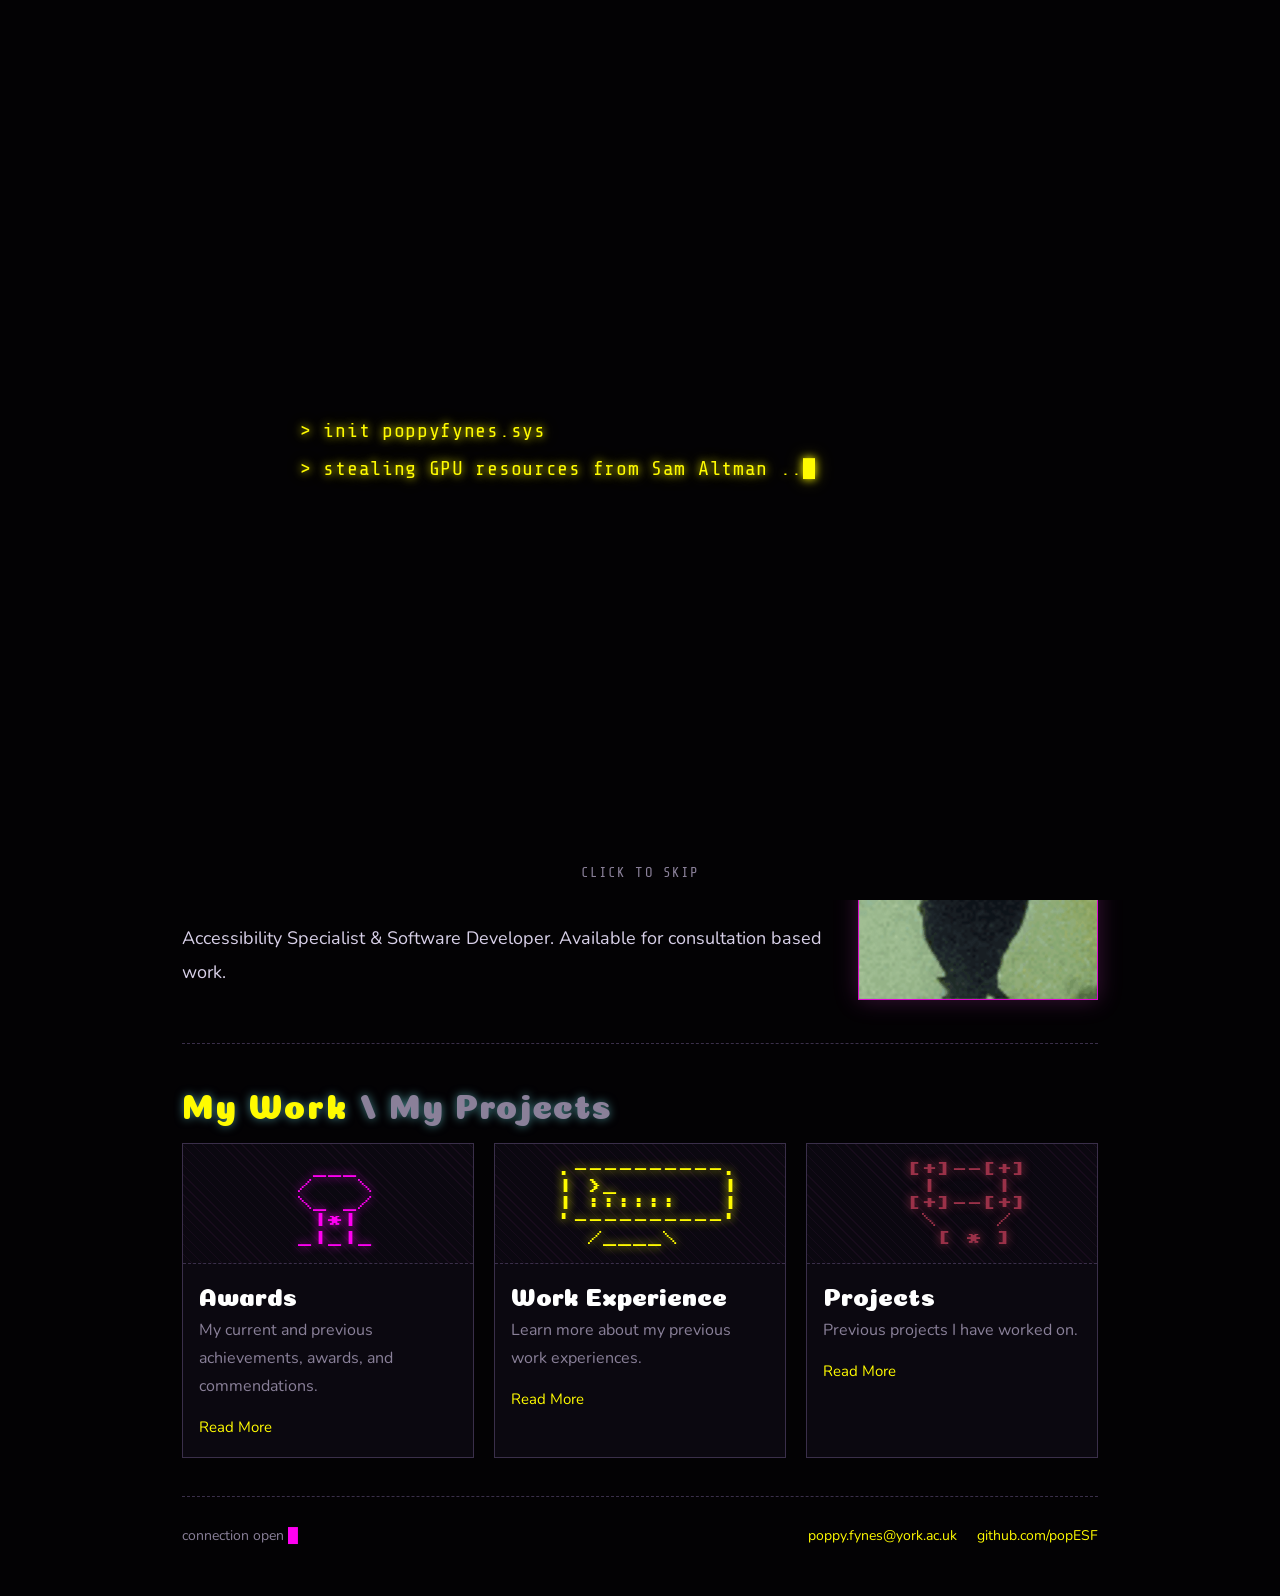
<file: index.html>
<!DOCTYPE html>
<html lang="en">
<head>
<meta charset="utf-8">
<meta name="viewport" content="width=device-width, initial-scale=1, viewport-fit=cover">
<title>Poppy Fynes</title>
<meta name="description" content="Poppy Fynes: Doctoral Researcher in Safe AI at the University of York, working on sign language recognition, accessibility and machine learning.">
<meta name="color-scheme" content="dark">

<link rel="preconnect" href="https://fonts.googleapis.com">
<link rel="preconnect" href="https://fonts.gstatic.com" crossorigin>
<link href="https://fonts.googleapis.com/css2?family=Coiny&family=Nunito:wght@400;500;600;700;800&family=Press+Start+2P&family=Share+Tech+Mono&display=swap" rel="stylesheet">
<style>
:root{
  color-scheme:dark;
  --void:#030204; --panel:#0b0810; --ink:#d8d0e8; --dim:#8a8099;
  --pink:#ff00f2; --ice:#fffb00; --rust:#9a3148;
  --disp: "Coiny", cursive;
  --body: "Nunito", sans-serif;
  --tech: "Share Tech Mono", monospace;
  box-sizing:border-box;
  padding-top:env(safe-area-inset-top,0px);
  padding-bottom:env(safe-area-inset-bottom,0px);
}
*,*::before,*::after{box-sizing:inherit}
html{scroll-padding-top:env(safe-area-inset-top,0px);scroll-behavior:smooth}
body{margin:0;background:var(--void);color:var(--ink);font:400 18px/1.8 var(--body);min-height:100vh;overflow-x:hidden}
a{color:var(--ice);text-decoration:none}
a:hover{color:var(--pink)}
:focus-visible{outline:2px dashed var(--ice);outline-offset:4px}
::selection{background:var(--pink);color:#000}

/* Clean display: removed animated TV grain, scanlines and heavy vignette. */
#stars{position:fixed;inset:0;z-index:0;pointer-events:none;overflow:hidden}

/* ASCII side art: decorative only, kept in the empty page margins */
.side-art{
  position:fixed;top:0;bottom:0;width:clamp(105px, 11vw, 155px);
  z-index:1;pointer-events:none;color:var(--ice);opacity:.78;
  text-shadow:0 0 7px currentColor;overflow:hidden;
}
.side-art.left{left:max(12px, calc(50% - 625px))}
.side-art.right{right:max(12px, calc(50% - 625px));color:var(--pink)}
.side-art pre{
  position:absolute;margin:0;white-space:pre;
  font:9px/1.55 var(--body);opacity:.78;animation:art-float 7s ease-in-out infinite;
}
.side-art .art-a{top:15vh;left:0}
.side-art .art-b{top:43vh;right:0;animation-delay:-2.5s}
.side-art .art-c{top:72vh;left:4px;animation-delay:-4s}
.side-art.right .art-a{top:22vh;right:0}
.side-art.right .art-b{top:52vh;left:0;animation-delay:-3s}
.side-art.right .art-c{top:79vh;right:0;animation-delay:-1.5s}
@keyframes art-float{0%,100%{transform:translateY(0)}50%{transform:translateY(-7px)}}
@media(max-width:1180px){.side-art{display:none}}
.st{position:absolute;color:var(--ink);opacity:.25;text-shadow:0 0 6px currentColor,0 0 14px currentColor;animation:tw var(--d,4s) ease-in-out var(--l,0s) infinite;transition:color .2s,font-size .2s}
.st.p{color:var(--pink)} .st.c{color:var(--ice)}
.st.near{opacity:1!important;animation:none;font-size:calc(var(--s) * 1.8)!important;color:#fff}
@keyframes tw{0%,100%{opacity:.12}50%{opacity:.95}}
.trail{position:fixed;z-index:60;pointer-events:none;color:var(--pink);text-shadow:0 0 8px var(--pink),0 0 18px var(--ice);animation:fall 1s ease-out forwards}
@keyframes fall{to{opacity:0;transform:translateY(26px) rotate(90deg) scale(.4)}}
.side-art pre, .avatar pre, #boot pre, .card .thumb pre{font-family:"Press Start 2P",monospace}

/* layout */
.wrap{position:relative;z-index:2;max-width:960px;margin:0 auto;padding:0 22px 40px}
nav{display:flex;justify-content:space-between;gap:12px;flex-wrap:wrap;padding:20px 0;border-bottom:1px dashed #3a2f4a;font-size:15px}
nav .path{color:var(--dim)} nav .path b{color:var(--pink);font-weight:400}
nav .links{display:flex;gap:20px}
.ticker{overflow:hidden;white-space:nowrap;color:var(--pink);text-shadow:0 0 8px var(--pink);padding:10px 0;border-bottom:1px dashed #3a2f4a;font-size:16px}
.ticker span{display:inline-block;padding-left:100%;animation:mq 38s linear infinite}
@keyframes mq{to{transform:translateX(-100%)}}

/* hero */
.hero{display:grid;grid-template-columns:210px 1fr;gap:34px;align-items:center;padding:56px 0 40px}
.avatar{position:relative;width:210px;height:210px;border:1px solid var(--pink);box-shadow:0 0 22px rgba(255,61,240,.35),inset 0 0 22px rgba(125,249,255,.15);background:var(--panel);overflow:hidden}
.avatar img{width:100%;height:100%;object-fit:cover;filter:grayscale(.6) contrast(1.2);mix-blend-mode:lighten}
.avatar pre{margin:0;position:absolute;inset:0;display:grid;place-items:center;color:var(--ice);font:16px/1.1 var(--body);text-shadow:0 0 8px var(--ice)}
.avatar::after{content:"";position:absolute;left:0;right:0;height:3px;background:var(--ice);opacity:.5;box-shadow:0 0 12px var(--ice);animation:sweep 3.2s linear infinite}
@keyframes sweep{from{top:-4%}to{top:104%}}
.tag{color:var(--ice);font-size:16px;margin:0 0 6px}
h1{font:400 clamp(58px,9vw,100px)/1.05 var(--disp);margin:0 0 18px;position:relative;display:inline-block;color:#fff;text-shadow:0 0 18px rgba(255,61,240,.7),0 0 44px rgba(255,61,240,.35)}
h1::before,h1::after{content:attr(data-t);position:absolute;inset:0;overflow:hidden}
h1::before{color:var(--ice);text-shadow:none;transform:translateX(-3px);clip-path:inset(0 0 100% 0);animation:g1 5s steps(1) infinite}
h1::after{color:var(--pink);text-shadow:none;transform:translateX(3px);clip-path:inset(0 0 100% 0);animation:g2 5s steps(1) infinite}
@keyframes g1{0%,86%,100%{clip-path:inset(0 0 100% 0)}87%{clip-path:inset(12% 0 62% 0)}89%{clip-path:inset(58% 0 18% 0)}91%{clip-path:inset(0 0 100% 0)}}
@keyframes g2{0%,87%,100%{clip-path:inset(0 0 100% 0)}88%{clip-path:inset(40% 0 40% 0)}90%{clip-path:inset(76% 0 4% 0)}92%{clip-path:inset(0 0 100% 0)}}
.lede{max-width:56ch;margin:0 0 22px;color:var(--ink);font-size:19px}
.btn{display:inline-block;border:1px solid var(--pink);padding:11px 18px;color:var(--pink);box-shadow:0 0 12px rgba(255,61,240,.3);transition:background .15s,color .15s;font-size:15px}
.btn:hover{background:var(--pink);color:#000}

/* THE CAT IS ALIVE */
.avatar{z-index:5;will-change:transform;transition:transform 280ms cubic-bezier(.2, .8, .2, 1);cursor:crosshair}
.avatar.cat-scared{filter:drop-shadow(0 0 12px var(--pink))}

/* sections */
h2{font:400 34px/1.2 var(--disp);color:var(--ice);margin:0 0 20px;text-shadow:0 0 10px rgba(125,249,255,.5);letter-spacing:.04em}
h2 i{font-style:normal;color:var(--dim)}
section{padding:38px 0;border-top:1px dashed #3a2f4a}
.about{display:grid;grid-template-columns:minmax(0,1.5fr) minmax(180px,240px);gap:30px;align-items:start}
.about-image{position:relative;cursor:pointer;outline-offset:6px}
.about-image:focus-visible{outline:2px dashed var(--ice)}
.about-photo{width:100%;aspect-ratio:4/5;object-fit:cover;display:block;border:1px solid var(--pink);box-shadow:0 0 22px rgba(255,61,240,.25);background:var(--panel);filter:grayscale(.25) contrast(1.08);transition:transform .18s,box-shadow .18s}
.about-image:hover .about-photo{transform:scale(1.015);box-shadow:0 0 28px rgba(255,0,242,.5)}
.photo-reaction{position:absolute;z-index:4;left:var(--x);top:var(--y);pointer-events:none;color:var(--pink);font:10px/1.2 var(--disp);white-space:nowrap;text-shadow:0 0 7px var(--pink),0 0 14px var(--pink);animation:photo-pop 1.25s ease-out forwards}
.photo-reaction.heart{font:22px/1 var(--body)}
@keyframes photo-pop{0%{opacity:0;transform:translate(-50%,0) scale(.45) rotate(-12deg)}18%{opacity:1;transform:translate(-50%,-10px) scale(1.15) rotate(5deg)}100%{opacity:0;transform:translate(-50%,-75px) scale(.8) rotate(12deg)}}
.about p{margin:0 0 16px;max-width:62ch;font-size:18px;line-height:1.9}
.status{border:1px solid #3a2f4a;background:var(--panel);padding:16px;font-size:15px;align-self:start;position:relative}
.status::before{content:"";position:absolute;left:-1px;top:-1px;width:14px;height:14px;border-left:2px solid var(--pink);border-top:2px solid var(--pink)}
.status::after{content:"";position:absolute;right:-1px;bottom:-1px;width:14px;height:14px;border-right:2px solid var(--ice);border-bottom:2px solid var(--ice)}
.status div{display:flex;justify-content:space-between;gap:10px;padding:3px 0;border-bottom:1px dotted #2b2238}
.status div:last-child{border:0}
.status span{color:var(--dim)}
.on{color:#7dff9a;text-shadow:0 0 8px #7dff9a}
.on::before{content:"● ";animation:bl 1.4s steps(2) infinite}
@keyframes bl{50%{opacity:0}}

.cards{display:grid;grid-template-columns:repeat(3,1fr);gap:20px}
.card{display:block;border:1px solid #3a2f4a;background:var(--panel);color:var(--ink);position:relative;transition:border-color .2s,box-shadow .2s,transform .2s}
.card:hover{border-color:var(--pink);box-shadow:0 0 22px rgba(255,61,240,.35);transform:translate(-2px,-2px);color:var(--ink)}
.card .thumb{height:120px;display:grid;place-items:center;border-bottom:1px dashed #3a2f4a;font:15px/1.15 var(--body);color:var(--pink);text-shadow:0 0 10px var(--pink);background:repeating-linear-gradient(45deg,transparent 0 6px,rgba(255,61,240,.05) 6px 7px)}
.card:nth-child(2) .thumb{color:var(--ice);text-shadow:0 0 10px var(--ice)}
.card:nth-child(3) .thumb{color:var(--rust);text-shadow:0 0 10px var(--rust)}
.card:hover .thumb{animation:wob .25s steps(2) 2}
@keyframes wob{50%{transform:translateX(3px)}}
.card h3{font:400 25px/1.25 var(--disp);margin:14px 16px 6px;color:#fff}
.card p{margin:0 16px 14px;font-size:16px;line-height:1.75;color:var(--dim)}
.card .go{display:block;margin:0 16px 16px;color:var(--ice);font-size:15px}
.card:hover .go::after{content:"_";animation:bl .7s steps(2) infinite}

footer{border-top:1px dashed #3a2f4a;padding:26px 0 8px;display:flex;justify-content:space-between;gap:16px;flex-wrap:wrap;font-size:14px;color:var(--dim)}
footer .row{display:flex;gap:20px}
.cur::after{content:"█";color:var(--pink);animation:bl 1s steps(2) infinite;margin-left:4px}

/* Hacker-style boot screen */
#boot{position:fixed;inset:0;z-index:100;background:var(--void);display:none;align-items:center;justify-content:center;padding:24px;transition:opacity .6s}
.booting #boot{display:flex}
#boot pre{
  margin:0;color:var(--ice);text-shadow:0 0 8px var(--ice),0 0 18px rgba(255,251,0,.35);
  font:20px/1.9 var(--tech);letter-spacing:.035em;white-space:pre-wrap;max-width:680px;width:100%;
}
#boot small{position:absolute;bottom:calc(20px + env(safe-area-inset-bottom,0px));color:var(--dim);font:14px var(--tech);letter-spacing:.08em;text-transform:uppercase}
#boot.out{opacity:0;pointer-events:none}

.cat-caption{color:var(--pink);font-size:14px;text-align:center;letter-spacing:2px;text-shadow:0 0 8px var(--pink);margin:0;animation:bl 1.4s steps(2) infinite}
.cat-heading{color:var(--ice);font:12px var(--tech);text-align:center;letter-spacing:1px;margin:0 0 8px;text-shadow:0 0 8px var(--ice)}

@media(max-width:760px){
  .hero{grid-template-columns:1fr;padding-top:36px}
  .avatar{width:150px;height:150px}
  .about,.cards{grid-template-columns:1fr}
  body{font-size:17px}
  .lede,.about p{font-size:17px}
  h1{font-size:clamp(48px,12vw,76px)}
  nav .links{gap:14px}
  #boot pre{font-size:17px}
}
@media(prefers-reduced-motion:reduce){
  *,*::before,*::after{animation:none!important;transition:none!important}
  .st{opacity:.5}
  .ticker span{padding-left:0}
}

/* Secret controls, themes and space-cat extras */
:root{--line:#3a2f4a;--panel-edge:#3a2f4a}
#secret-tools{position:fixed;z-index:75;top:12px;right:14px;display:flex;align-items:center;gap:9px;flex-wrap:wrap;justify-content:flex-end;max-width:calc(100vw - 28px)}
.secret-btn{font:13px var(--tech);letter-spacing:.04em;color:var(--ice);background:rgba(3,2,4,.88);border:1px solid var(--pink);padding:8px 11px;cursor:pointer;text-shadow:0 0 7px currentColor;box-shadow:0 0 10px rgba(255,0,242,.2)}
.secret-btn:hover{background:var(--pink);color:#000}
#caught-count{font:12px var(--tech);color:var(--ice);background:rgba(3,2,4,.88);border:1px dashed var(--ice);padding:8px 10px}
#game-message{position:fixed;z-index:90;left:50%;bottom:24px;transform:translateX(-50%);max-width:min(90vw,560px);padding:13px 18px;background:var(--panel);border:1px solid var(--pink);color:var(--ice);font:15px/1.5 var(--tech);text-align:center;box-shadow:0 0 22px rgba(255,0,242,.35);opacity:0;pointer-events:none;transition:opacity .2s}
#game-message.show{opacity:1}
.shooting-star{position:fixed;z-index:65;left:-90px;top:var(--star-y);border:0;background:transparent;color:var(--ice);font:26px/1 var(--tech);text-shadow:0 0 8px var(--ice),0 0 18px var(--pink);cursor:pointer;padding:14px;transform:rotate(-22deg);animation:shoot-across 2.8s linear forwards}
.shooting-star::after{content:"";position:absolute;width:75px;height:2px;right:24px;top:50%;background:linear-gradient(90deg,transparent,var(--pink),var(--ice));box-shadow:0 0 8px var(--pink)}
@keyframes shoot-across{to{left:calc(100vw + 100px);top:calc(var(--star-y) + 90px);opacity:.25}}
.star-explosion .st{animation:star-burst .9s ease-out both!important}
@keyframes star-burst{0%{transform:scale(1);opacity:1}55%{transform:translate(var(--burst-x),var(--burst-y)) scale(2.8);opacity:1;color:#fff}100%{transform:translate(calc(var(--burst-x) * 1.5),calc(var(--burst-y) * 1.5)) scale(.1);opacity:0}}
body.matrix-mode{--void:#010b05;--panel:#03170b;--ink:#b8ffd0;--dim:#63a77a;--pink:#39ff78;--ice:#b6ff00;--rust:#168b4a;--line:#14552c;--panel-edge:#14552c}
body.vaporwave-mode{--void:#08051b;--panel:#100b2b;--ink:#e8dcff;--dim:#a49acb;--pink:#ff55d9;--ice:#55eaff;--rust:#b36bff;--line:#43316b;--panel-edge:#43316b}
body.matrix-mode .ticker,body.matrix-mode h1,body.matrix-mode .side-art{filter:hue-rotate(65deg)}
body.cat-sprint .avatar{transition:transform .9s cubic-bezier(.2,.8,.2,1);transform:translate3d(110vw,-20vh,0) rotate(720deg)!important}
#cv-status{display:none;margin-top:12px;max-width:360px;border:1px solid var(--ice);padding:12px;background:var(--panel);font:13px/1.6 var(--tech);color:var(--ice)}
#cv-status.active{display:block}
#cv-progress{height:8px;background:#21182b;margin-top:8px;overflow:hidden}
#cv-progress span{display:block;width:0;height:100%;background:var(--pink);box-shadow:0 0 10px var(--pink);transition:width .18s}
#cv-final{display:none;margin-top:10px}
#cv-final a{display:inline-block;border:1px solid var(--pink);padding:7px 10px}
.cat-widget .avatar{cursor:pointer}
.cat-widget .avatar:focus-visible{outline:2px dashed var(--ice);outline-offset:5px}
@media(max-width:600px){#secret-tools{top:8px;right:8px;gap:5px}.secret-btn{font-size:11px;padding:7px 8px}#caught-count{font-size:10px;padding:7px 8px}.hero{padding-top:65px}}
@media(prefers-reduced-motion:reduce){.shooting-star{animation:none;left:40%;top:25%}.star-explosion .st{animation:none!important}}

</style>
</head>
<body>
<div id="stars" aria-hidden="true"></div>

<aside class="side-art left" aria-hidden="true">
  <pre class="art-a">   .  *  .
     \ | /
   -- (★) --
     / | \
   '  *  '</pre>
  <pre class="art-b">  /\_/\\
 ( o.o )
  > ^ <
  tiny
  space cat</pre>
  <pre class="art-c">        
      /`\
.----/---\----.
 `'./     \.'`
   /`'.'.'`\
  /,-`   `-,\
  `         `  .</pre>
</aside>
<aside class="side-art right" aria-hidden="true">
  <pre class="art-a">     
      \    /\
       )  ( ')
      (  /  )
       \(__)|
  <pre class="art-b">   .-.
  (o o)   beep
   |=|   boop
  __|__
 /_____\\
   / \</pre>
  <pre class="art-c">      

  |\__/,|   (`\
_.|o o  |_   ) )
-(((---(((--------
</pre>
</aside>


<div id="secret-tools" aria-label="Secret site controls">
  <button class="secret-btn" id="theme-switch" type="button">[ theme ]</button>
  <span id="caught-count" aria-live="polite">✦ stars caught: <b id="caught-number">0</b>/10</span>
</div>
<div id="game-message" role="status" aria-live="polite"></div>

<div id="boot" aria-hidden="true"><pre id="bootText"></pre><small>click to skip</small></div>

<div class="wrap">
  <nav>
    <div class="path">visitor@poppyfynes:<b>~</b>$</div>
    <div class="links">
      <a href="#about">About</a>
      <a href="#work">My Work</a>
      <a href="mailto:poppy.fynes@york.ac.uk">Contact Me</a>
    </div>
  </nav>
  <div class="ticker" aria-hidden="true"><span>✮ ✧ ✮ ✧ ✮ ✧ ✮ ✧ ✮ ✧ ✧ ✮ ✮ ✧ ✮ ✧ ✮ ✧ ✮ ✧ &nbsp; ✮ ✧ ✮ ✧ ✮ ✧ ✮ ✧ ✮ ✧ ✧ ✮ ✮ ✧ ✮ ✧ ✮ ✧ ✮ ✧</span></div>

  <header class="hero">
    <div class="cat-widget">
      <p class="cat-heading">✦ CAT IMAGE OF THE WEEK ✦</p>
      <div class="avatar" id="space-cat" role="button" tabindex="0" aria-label="Ask the space cat a question">
        <img src="assets/images/cat.jpg" alt="Profile picture of Poppy Fynes" onerror="this.remove()">
      </div>
      <p class="cat-caption">[ CHASE ME ]</p>
    </div>
    <div>
      <p class="tag">&gt; Doctoral Researcher // Safe AI</p>
      <h1 data-t="Poppy Fynes">Poppy Fynes</h1>
      <p class="lede">Award winning Doctoral Researcher (PhD) at the University of York in Safe AI - Talk to me about Accessibility, Interactivity, Software Engineering and Robotics!.</p>
      <a class="btn" href="https://www.linkedin.com/in/poppy-fynes-700a9b183/">Check out my LinkedIn</a>
     <div style="margin-top:12px">
       <button class="btn" id="cv-download" type="button">Download CV.exe</button>
       <div id="cv-status" aria-live="polite">
         <div id="cv-status-line">initialising secure CV transfer...</div>
         <div id="cv-progress"><span></span></div>
         <div id="cv-final"><a id="cv-link" href="assets/poppy-fynes-cv.pdf" target="_blank" rel="noopener">Open my CV ↗</a></div>
       </div>
     </div>
    </div>
  </header>

  <section id="about">
    <h2>About Me</h2>
    <div class="about">
      <div>
        <p>I am a current Doctoral Researcher in Safe Ai (Department of Computer Science) at the University of York’s Institute for Safe Autonomy. My PhD focuses on combining Digital Accessibility and Machine Learning techniques to enable sign language recognition. Previously i worked in accessibility consulting, cyber security and game production! If you would like to learn more about my research, publications and projects, scroll for more.... </p>
        <p>Accessibility Specialist & Software Developer. Available for consultation based work. </p>
      </div>
      <div class="about-image" role="button" tabindex="0" aria-label="Click my photo for a surprise">
        <img class="about-photo" src="assets/images/seal.gif" alt="Photo of me">
      </div>
    </div>
  </section>

  <section id="work">
    <h2>My Work <i>/ My Projects</i></h2>
    <div class="cards">
      <a class="card" href="https://poppyfynes.com/project-pages/page1.html">
        <div class="thumb" aria-hidden="true"><pre style="margin:0">  ___
 /   \
 \_ _/
  |*|
 _|_|_</pre></div>
        <h3>Awards</h3>
        <p>My current and previous achievements, awards, and commendations.</p>
        <span class="go">Read More</span>
      </a>
      <a class="card" href="https://poppyfynes.com/project-pages/page2.html">
        <div class="thumb" aria-hidden="true"><pre style="margin:0"> .----------.
 | &gt;_       |
 | ::::::   |
 '----------'
   /____\</pre></div>
        <h3>Work Experience</h3>
        <p>Learn more about my previous work experiences.</p>
        <span class="go">Read More</span>
      </a>
      <a class="card" href="https://poppyfynes.com/project-pages/page3.html">
        <div class="thumb" aria-hidden="true"><pre style="margin:0">  [+]--[+]
   |    |
  [+]--[+]
   \    /
    [ * ]</pre></div>
        <h3>Projects</h3>
        <p>Previous projects I have worked on.</p>
        <span class="go">Read More</span>
      </a>
    </div>
  </section>

  <footer>
    <div class="cur">connection open</div>
    <div class="row">
      <a href="mailto:poppy.fynes@york.ac.uk">poppy.fynes@york.ac.uk</a>
      <a href="https://github.com/popESF">github.com/popESF</a>
    </div>
  </footer>
</div>

<script>
(function(){
  var reduce = window.matchMedia("(prefers-reduced-motion: reduce)").matches;
  var field = document.getElementById("stars");
  var glyphs = ["✦","✧","✮","✯","*","+","·","✶"];
  var stars = [];
  function build(){
    field.innerHTML = ""; stars = [];
    var n = Math.min(110, Math.round(window.innerWidth * window.innerHeight / 14000));
    for(var i=0;i<n;i++){
      var s = document.createElement("span");
      var size = 9 + Math.random()*16;
      s.className = "st" + (Math.random()<.18?" p":Math.random()<.22?" c":"");
      s.textContent = glyphs[Math.floor(Math.random()*glyphs.length)];
      s.style.left = Math.random()*100 + "%";
      s.style.top = Math.random()*100 + "%";
      s.style.fontSize = size + "px";
      s.style.setProperty("--s", size + "px");
      s.style.setProperty("--d", (2.5 + Math.random()*5).toFixed(1) + "s");
      s.style.setProperty("--l", (-Math.random()*6).toFixed(1) + "s");
      field.appendChild(s); stars.push(s);
    }
  }
  build();
  var rt; window.addEventListener("resize", function(){ clearTimeout(rt); rt = setTimeout(build, 250); });

  if(!reduce){
    var last = 0;
    window.addEventListener("pointermove", function(e){
      var now = performance.now();
      if(now - last < 40) return; last = now;
      for(var i=0;i<stars.length;i++){
        var r = stars[i].getBoundingClientRect();
        var dx = r.left - e.clientX, dy = r.top - e.clientY;
        stars[i].classList.toggle("near", dx*dx + dy*dy < 9000);
      }
      var t = document.createElement("span");
      t.className = "trail"; t.textContent = glyphs[Math.floor(Math.random()*3)];
      t.style.left = e.clientX + "px"; t.style.top = e.clientY + "px";
      t.style.fontSize = (10 + Math.random()*10) + "px";
      document.body.appendChild(t);
      setTimeout(function(){ t.remove(); }, 1000);
    });

    // THE ESCAPE CAT
    var cat = document.querySelector(".avatar");
    var fleeCooldown = false;
    var returnTimer;
    var fleeCount = 0;
    var catX = 0;
    var catY = 0;
    if (cat) {
      window.addEventListener("pointermove", function(e) {
        if (e.pointerType !== "mouse") return;
        var rect = cat.getBoundingClientRect();
        var centerX = rect.left + rect.width / 2;
        var centerY = rect.top + rect.height / 2;
        var dx = centerX - e.clientX;
        var dy = centerY - e.clientY;
        var distanceFromMouse = Math.sqrt(dx * dx + dy * dy);
        if (distanceFromMouse < 180 && !fleeCooldown) {
          fleeCooldown = true;
          fleeCount = Math.min(fleeCount + 1, 5);
          var angle = Math.atan2(dy, dx);
          angle += (Math.random() - 0.5) * 0.9;
          var jump = 150 + Math.random() * 100 + fleeCount * 15;
          var moveX = Math.cos(angle) * jump;
          var moveY = Math.sin(angle) * jump;
          var newLeft = Math.max(12, Math.min(window.innerWidth - rect.width - 12, rect.left + moveX));
          var newTop = Math.max(12, Math.min(window.innerHeight - rect.height - 12, rect.top + moveY));
          catX += newLeft - rect.left;
          catY += newTop - rect.top;
          cat.style.transform = "translate3d(" + catX + "px," + catY + "px,0)";
          clearTimeout(returnTimer);
          setTimeout(function() { fleeCooldown = false; }, 350);
          returnTimer = setTimeout(function() {
            cat.style.transform = "translate3d(0,0,0)";
            catX = 0; catY = 0; fleeCount = 0;
          }, 1800);
        }
      });
    }
  }

  // Click the About Me photo for a little burst of pink ASCII hearts and reactions.
  var aboutPhoto = document.querySelector(".about-image");
  if (aboutPhoto) {
    function photoSurprise() {
      var reactions = ["<3", "♡", "♥", "WOW!", "OMG!", "♡", "<3", "OMG!"];
      reactions.forEach(function(word) {
        var burst = document.createElement("span");
        burst.className = "photo-reaction" + (/[♡♥<]/.test(word) ? " heart" : "");
        burst.textContent = word;
        burst.style.setProperty("--x", (8 + Math.random() * 84) + "%");
        burst.style.setProperty("--y", (12 + Math.random() * 72) + "%");
        burst.style.animationDelay = (Math.random() * 0.18) + "s";
        aboutPhoto.appendChild(burst);
        setTimeout(function() { burst.remove(); }, 1550);
      });
    }
    aboutPhoto.addEventListener("click", photoSurprise);
    aboutPhoto.addEventListener("keydown", function(event) {
      if (event.key === "Enter" || event.key === " ") {
        event.preventDefault();
        photoSurprise();
      }
    });
  }

  // one-off boot sequence on load
  var boot = document.getElementById("boot");
  if(reduce){ return; }
  document.documentElement.classList.add("booting");
  var lines = [
    "> init poppyfynes.sys",
    "> stealing GPU resources from Sam Altman ....... ok",
    "> Shorting NVIDIA stocks .................. ok",
    "> calibrating glowing stars ✦ ✧ ✮ ......... ok",
    "> connection established.",
    "> welcome."
  ];
  var out = document.getElementById("bootText"), li = 0, ci = 0, done = false;
  function finish(){
    if(done) return; done = true;
    boot.classList.add("out");
    setTimeout(function(){ document.documentElement.classList.remove("booting"); }, 650);
  }
  boot.addEventListener("click", finish);
  window.addEventListener("keydown", finish);
  (function type(){
    if(done) return;
    if(li >= lines.length){ setTimeout(finish, 500); return; }
    var l = lines[li];
    if(ci <= l.length){ out.textContent = lines.slice(0,li).join("\n") + (li?"\n":"") + l.slice(0,ci) + "█"; ci++; setTimeout(type, 14); }
    else { li++; ci = 0; setTimeout(type, 160); }
  })();
  setTimeout(finish, 4500);
})();
</script>

<script>
(function(){
  var body = document.body;
  var message = document.getElementById("game-message");
  var messageTimer;
  function tell(text){
    message.textContent = text;
    message.classList.add("show");
    clearTimeout(messageTimer);
    messageTimer = setTimeout(function(){message.classList.remove("show");}, 3200);
  }

  // Theme palette: original neon, terminal matrix, then vaporwave.
  var themes = ["original","matrix","vaporwave"], themeIndex = 0;
  var themeButton = document.getElementById("theme-switch");
  function applyTheme(){
    body.classList.remove("matrix-mode","vaporwave-mode");
    if(themes[themeIndex] === "matrix") body.classList.add("matrix-mode");
    if(themes[themeIndex] === "vaporwave") body.classList.add("vaporwave-mode");
    themeButton.textContent = "[ theme: " + themes[themeIndex] + " ]";
  }
  themeButton.addEventListener("click",function(){
    themeIndex = (themeIndex + 1) % themes.length;
    applyTheme();
  });

  // Shooting stars: click/tap one to catch it.
  var caught = 0, starTimer;
  var countNode = document.getElementById("caught-number");
  function launchStar(){
    if(document.hidden) { scheduleStar(); return; }
    var star = document.createElement("button");
    star.type = "button";
    star.className = "shooting-star";
    star.textContent = "✦";
    star.setAttribute("aria-label","Catch the shooting star");
    star.style.setProperty("--star-y",(12 + Math.random()*68)+"vh");
    var caughtThis = false;
    star.addEventListener("click",function(){
      if(caughtThis) return;
      caughtThis = true;
      caught++;
      countNode.textContent = caught;
      star.remove();
      if(caught >= 10){
        tell("10 STARS CAUGHT! The space cat has promoted you to Galactic Stardust Royalty. ✨");
      } else {
        tell("Nice catch! " + caught + "/10 stars collected ✦");
      }
    });
    document.body.appendChild(star);
    setTimeout(function(){if(star.isConnected) star.remove();},3000);
    scheduleStar();
  }
  function scheduleStar(){clearTimeout(starTimer);starTimer=setTimeout(launchStar,7000+Math.random()*9000);}
  if(!window.matchMedia("(prefers-reduced-motion: reduce)").matches) scheduleStar();

  // Space cat magic 8-ball.
  var cat = document.getElementById("space-cat");
  var answers = [
    "The stars say yes. Probably. ✦",
    "Ask again after snacks.",
    "The cosmic tuna is aligned in your favour.",
    "Outlook fuzzy. Cat is sitting on the telescope.",
    "Absolutely. The moon has signed the paperwork.",
    "Nope. I knocked the answer off the table.",
    "The universe says: hydrate first.",
    "A mysterious paw points to... maybe.",
    "Yes, but only if you believe in yourself (and treats).",
    "404: certainty not found. Try again after a nap."
  ];
  function askCat(){
    tell("SPACE CAT SAYS: " + answers[Math.floor(Math.random()*answers.length)]);
  }
  if(cat){
    cat.addEventListener("click",askCat);
    cat.addEventListener("keydown",function(e){
      if(e.key==="Enter" || e.key===" "){e.preventDefault();askCat();}
    });
  }

  // Konami code: explode the stars, engage matrix mode and send the cat sprinting.
  var code = ["ArrowUp","ArrowUp","ArrowDown","ArrowDown","ArrowLeft","ArrowRight","ArrowLeft","ArrowRight","KeyB","KeyA"];
  var entered = [];
  window.addEventListener("keydown",function(e){
    if(e.target && /INPUT|TEXTAREA|SELECT/.test(e.target.tagName)) return;
    entered.push(e.code);
    entered = entered.slice(-code.length);
    if(code.every(function(key,i){return entered[i]===key;})){
      entered = [];
      var starField = document.getElementById("stars");
      starField.classList.remove("star-explosion");
      void starField.offsetWidth;
      starField.classList.add("star-explosion");
      Array.prototype.forEach.call(starField.querySelectorAll(".st"),function(s){
        s.style.setProperty("--burst-x",(Math.random()*2-1)*window.innerWidth*.42+"px");
        s.style.setProperty("--burst-y",(Math.random()*2-1)*window.innerHeight*.42+"px");
      });
      themeIndex = 1; applyTheme();
      body.classList.add("cat-sprint");
      tell("KONAMI OVERRIDE ACCEPTED // MATRIX MODE ENABLED // CAT DEPLOYED");
      setTimeout(function(){body.classList.remove("cat-sprint");},1150);
      setTimeout(function(){starField.classList.remove("star-explosion");},1100);
    }
  });

  // Fake hacker CV transfer. Set CV_URL below to your real hosted CV path.
  var CV_URL = "assets/poppy-fynes-cv.pdf";
  var cvButton = document.getElementById("cv-download");
  var cvStatus = document.getElementById("cv-status");
  var cvLine = document.getElementById("cv-status-line");
  var cvBar = document.querySelector("#cv-progress span");
  var cvFinal = document.getElementById("cv-final");
  var cvLink = document.getElementById("cv-link");
  var cvRunning = false;
  var cvLines = [
    "locating CV in the mainframe...",
    "bribing the firewall... 23%",
    "convincing the robots you are friendly... 48%",
    "decrypting highly classified achievements... 71%",
    "bribing the firewall... 87%",
    "removing suspiciously many cat photos... 96%",
    "ACCESS GRANTED. CV transfer ready."
  ];
  cvLink.href = CV_URL;
  cvButton.addEventListener("click",function(){
    if(cvRunning) return;
    cvRunning = true;
    cvStatus.classList.add("active");
    cvFinal.style.display = "none";
    cvBar.style.width = "0%";
    var step = 0;
    function progress(){
      cvLine.textContent = cvLines[step];
      cvBar.style.width = Math.min(100,Math.round((step+1)/cvLines.length*100))+"%";
      step++;
      if(step<cvLines.length) setTimeout(progress,550);
      else {
        cvFinal.style.display = "block";
        cvButton.textContent = "CV unlocked ✓";
        cvRunning = false;
      }
    }
    progress();
  });
})();
</script>

</body>
</html>
</file>
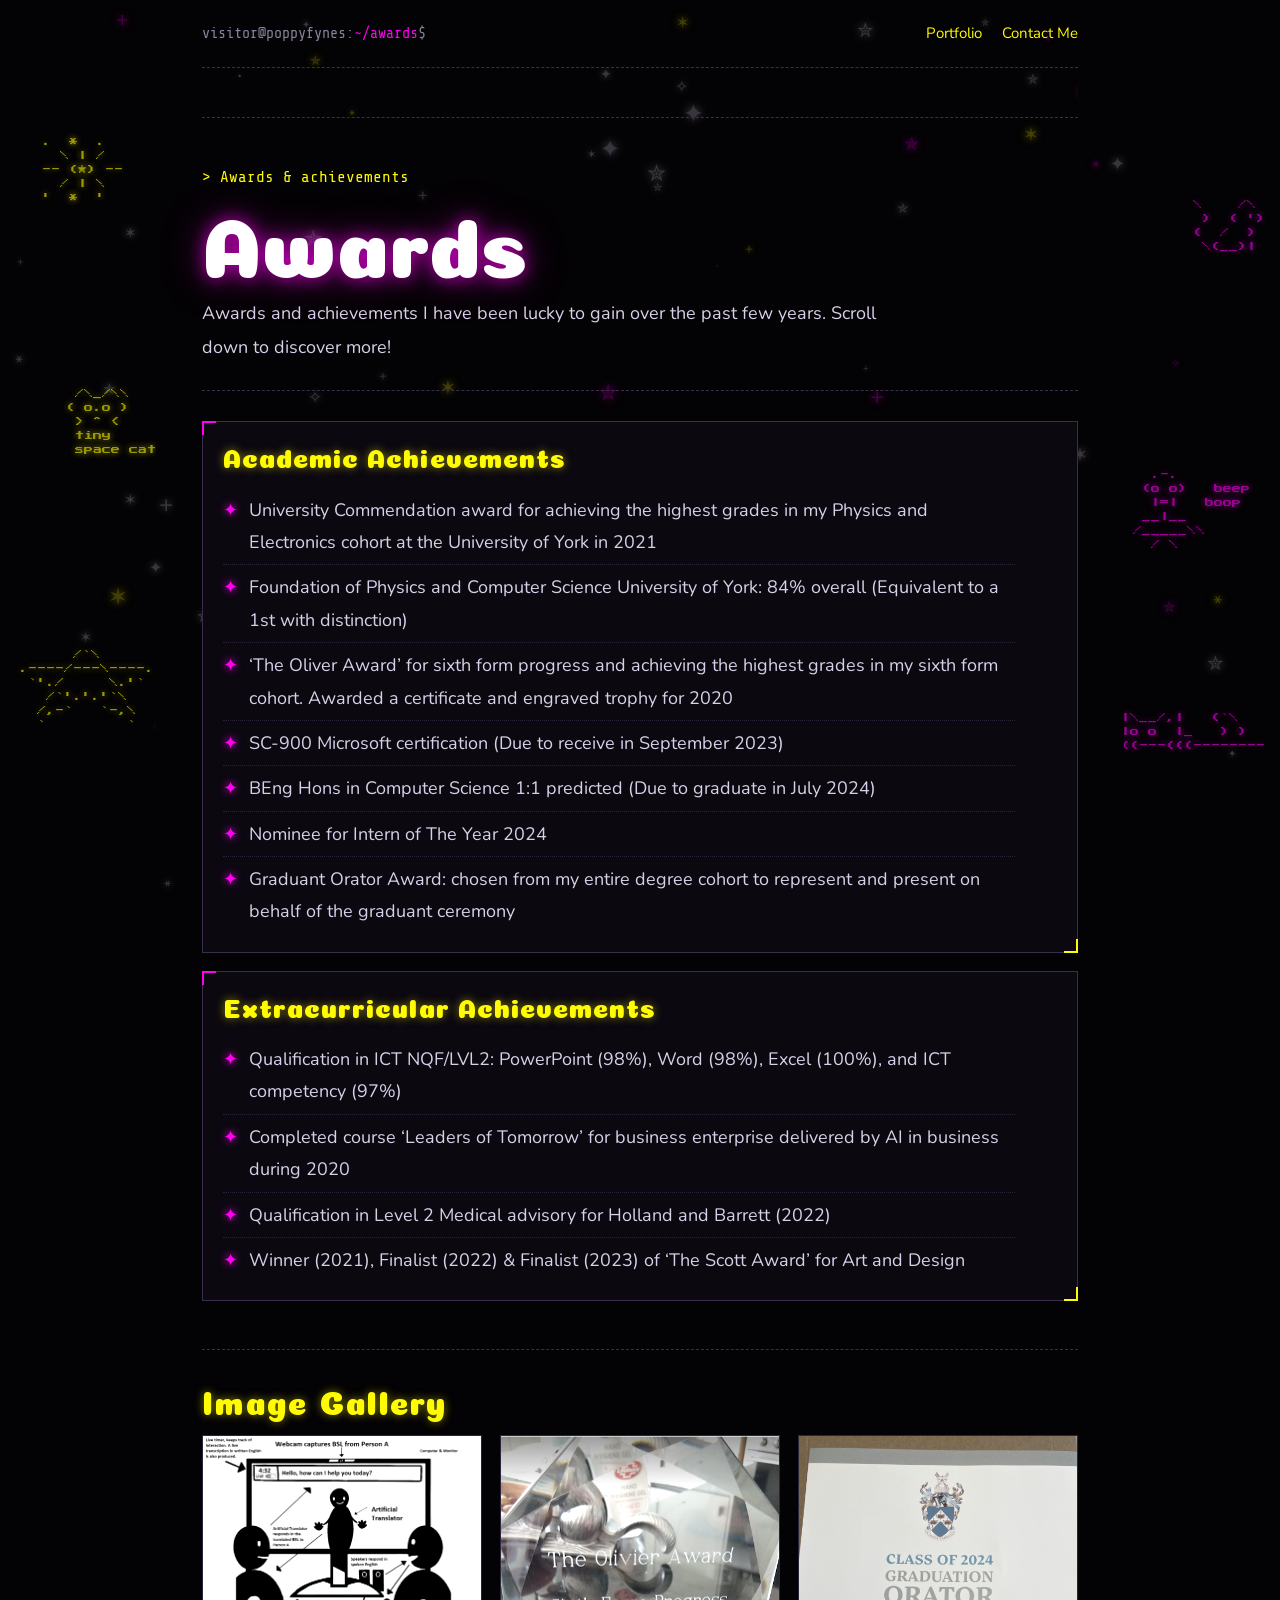
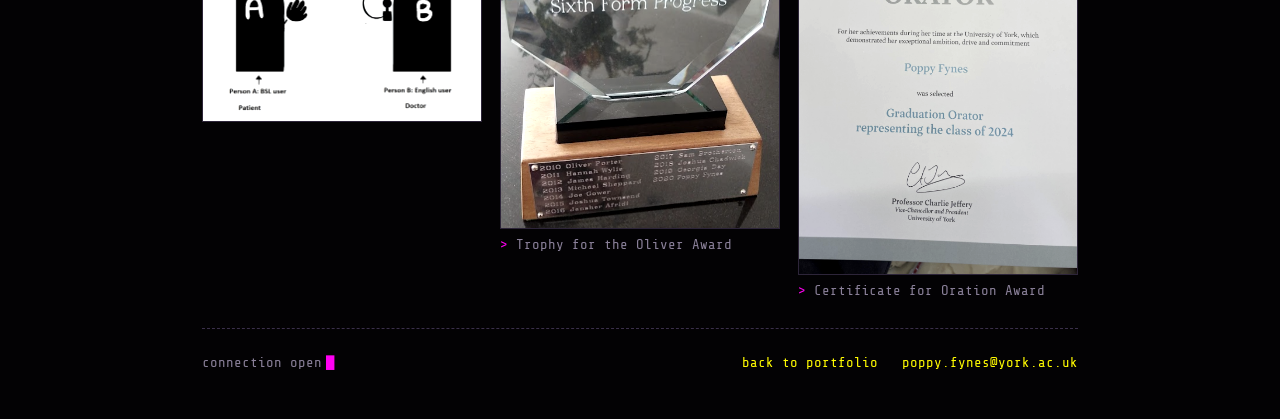
<file: project-pages/page1.html>
<!DOCTYPE html>
<html lang="en">
<head>
<meta charset="utf-8">
<meta name="viewport" content="width=device-width, initial-scale=1, viewport-fit=cover">
<title>Awards | Poppy Fynes</title>
<meta name="description" content="Awards, achievements and commendations of Poppy Fynes, Doctoral Researcher at the University of York.">
<meta name="color-scheme" content="dark">
<link rel="icon" href="../assets/images/1311.png">
<link rel="preconnect" href="https://fonts.googleapis.com">
<link rel="preconnect" href="https://fonts.gstatic.com" crossorigin>
<link href="https://fonts.googleapis.com/css2?family=Coiny&family=Nunito:wght@400;500;600;700;800&family=Share+Tech+Mono&family=Press+Start+2P&display=swap" rel="stylesheet">
<link rel="stylesheet" href="../css/cyber.css">
<script defer src="../js/cyber.js"></script>
</head>
<body>
<div id="stars" aria-hidden="true"></div>
<aside class="side-art left" aria-hidden="true">
<pre class="art-a">   .  *  .
     \ | /
   -- (★) --
     / | \
   '  *  '</pre>
<pre class="art-b">  /\_/\\
 ( o.o )
  > ^ <
  tiny
  space cat</pre>
<pre class="art-c">      /`\
.----/---\----.
 `'./     \.'`
   /`'.'.'`\
  /,-`   `-,\
  `         `  .</pre>
</aside>
<aside class="side-art right" aria-hidden="true">
<pre class="art-a">      \    /\
       )  ( ')
      (  /  )
       \(__)|</pre>
<pre class="art-b">   .-.
  (o o)   beep
   |=|   boop
  __|__
 /_____\\
   / \</pre>
<pre class="art-c">  |\__/,|   (`\
_.|o o  |_   ) )
-(((---(((--------</pre>
</aside>
<div class="wrap">
<nav>
  <div class="path">visitor@poppyfynes:<b>~/awards</b>$</div>
  <div class="links"><a href="../index.html">Portfolio</a><a href="mailto:poppy.fynes@york.ac.uk">Contact Me</a></div>
</nav>
<div class="ticker" aria-hidden="true"><span>✮ ✧ ✮ ✧ ✮ ✧ ✮ ✧ ✮ ✧ ✧ ✮ ✮ ✧ ✮ ✧ ✮ ✧ ✮ ✧ &nbsp; ✮ ✧ ✮ ✧ ✮ ✧ ✮ ✧ ✮ ✧ ✧ ✮ ✮ ✧ ✮ ✧ ✮ ✧ ✮ ✧</span></div>
<header class="top">
  <p class="tag">&gt; Awards &amp; achievements</p>
  <h1 class="" data-t="Awards">Awards</h1>
  <p class="lede">Awards and achievements I have been lucky to gain over the past few years. Scroll down to discover more!</p>
</header>
<section>
<div class="panel"><h2>Academic Achievements</h2>
<ul class="list">
<li>University Commendation award for achieving the highest grades in my Physics and Electronics cohort at the University of York in 2021</li>
<li>Foundation of Physics and Computer Science University of York: 84% overall (Equivalent to a 1st with distinction)</li>
<li>‘The Oliver Award’ for sixth form progress and achieving the highest grades in my sixth form cohort. Awarded a certificate and engraved trophy for 2020</li>
<li>SC-900 Microsoft certification (Due to receive in September 2023)</li>
<li>BEng Hons in Computer Science 1:1 predicted (Due to graduate in July 2024)</li>
<li>Nominee for Intern of The Year 2024</li>
<li>Graduant Orator Award: chosen from my entire degree cohort to represent and present on behalf of the graduant ceremony</li>
</ul>
</div>
<div class="panel"><h2>Extracurricular Achievements</h2>
<ul class="list">
<li>Qualification in ICT NQF/LVL2: PowerPoint (98%), Word (98%), Excel (100%), and ICT competency (97%)</li>
<li>Completed course ‘Leaders of Tomorrow’ for business enterprise delivered by AI in business during 2020</li>
<li>Qualification in Level 2 Medical advisory for Holland and Barrett (2022)</li>
<li>Winner (2021), Finalist (2022) &amp; Finalist (2023) of ‘The Scott Award’ for Art and Design</li>
</ul>
</div>
</section>
<section>
<h2>Image Gallery</h2>
<div class="gal">
<figure><img src="../assets/images/sketchbook.png" alt="Sketchbook" loading="lazy"></figure>
<figure><img src="../assets/images/award.png" alt="Trophy for the Oliver Award" loading="lazy"><figcaption>Trophy for the Oliver Award</figcaption></figure>
<figure><img src="../assets/images/orator.png" alt="Certificate for the Oration Award" loading="lazy"><figcaption>Certificate for Oration Award</figcaption></figure>
</div>
</section>

<footer>
  <div class="cur">connection open</div>
  <div><a href="../index.html">back to portfolio</a> &nbsp; <a href="mailto:poppy.fynes@york.ac.uk">poppy.fynes@york.ac.uk</a></div>
</footer>
</div>
</body>
</html>
</file>
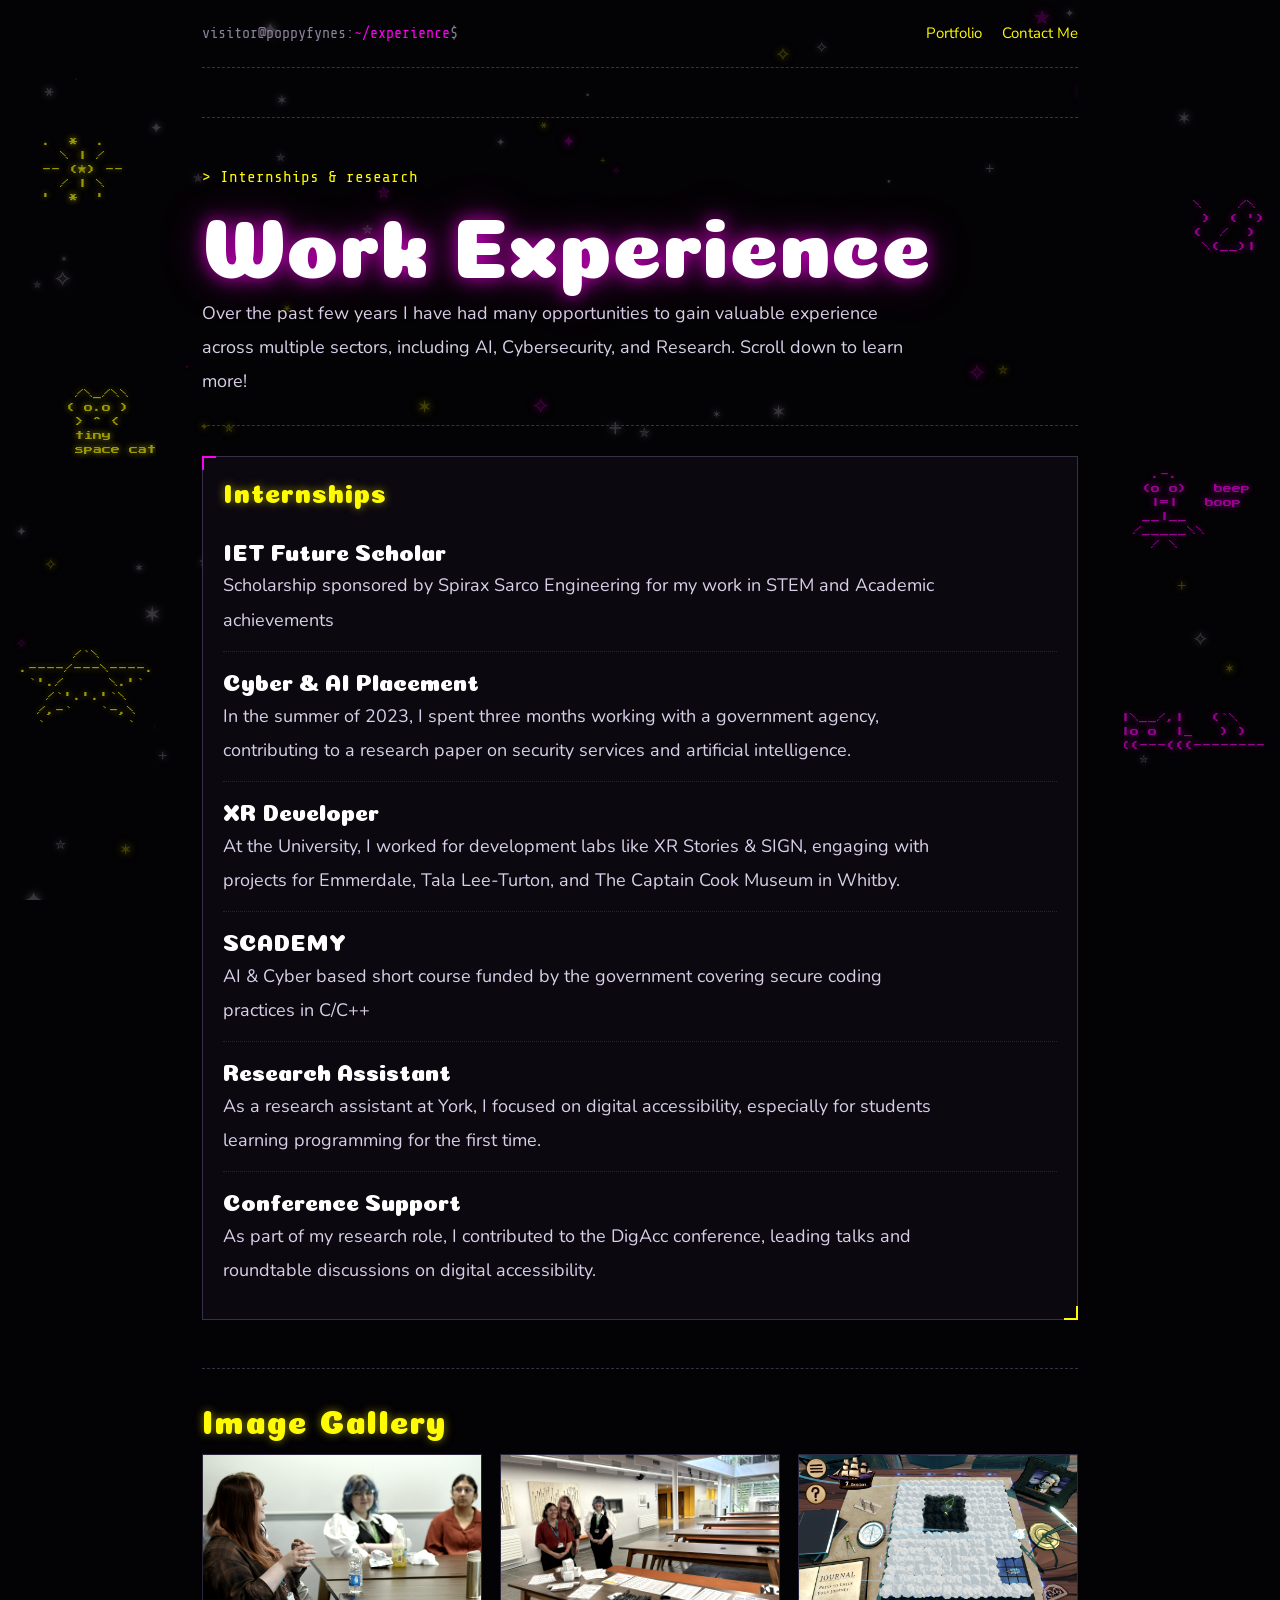
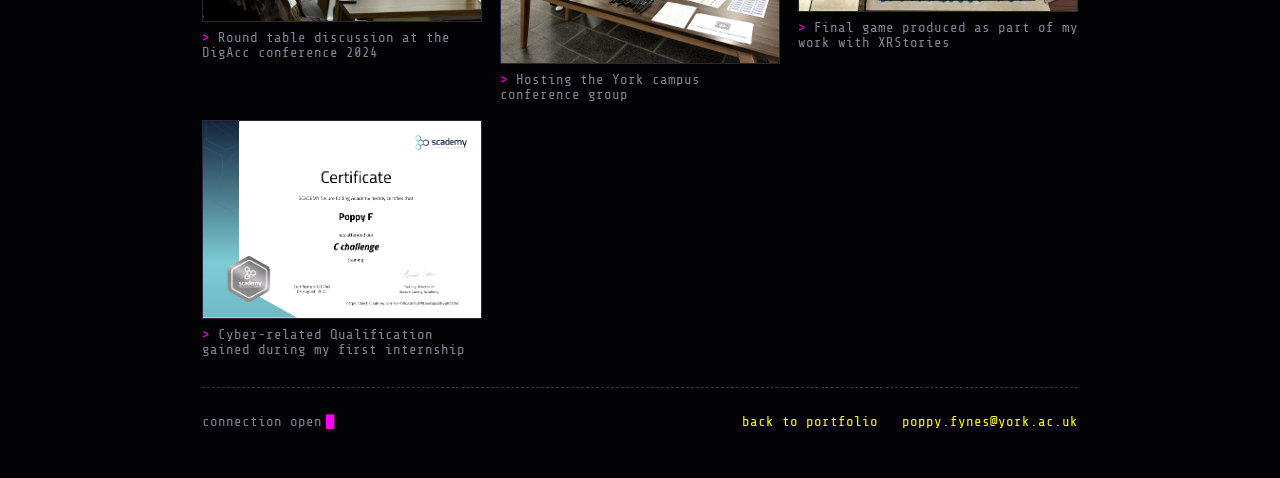
<file: project-pages/page2.html>
<!DOCTYPE html>
<html lang="en">
<head>
<meta charset="utf-8">
<meta name="viewport" content="width=device-width, initial-scale=1, viewport-fit=cover">
<title>Work Experience | Poppy Fynes</title>
<meta name="description" content="Work experience of Poppy Fynes across AI, cybersecurity, XR development and research.">
<meta name="color-scheme" content="dark">
<link rel="icon" href="../assets/images/1311.png">
<link rel="preconnect" href="https://fonts.googleapis.com">
<link rel="preconnect" href="https://fonts.gstatic.com" crossorigin>
<link href="https://fonts.googleapis.com/css2?family=Coiny&family=Nunito:wght@400;500;600;700;800&family=Share+Tech+Mono&family=Press+Start+2P&display=swap" rel="stylesheet">
<link rel="stylesheet" href="../css/cyber.css">
<script defer src="../js/cyber.js"></script>
</head>
<body>
<div id="stars" aria-hidden="true"></div>
<aside class="side-art left" aria-hidden="true">
<pre class="art-a">   .  *  .
     \ | /
   -- (★) --
     / | \
   '  *  '</pre>
<pre class="art-b">  /\_/\\
 ( o.o )
  > ^ <
  tiny
  space cat</pre>
<pre class="art-c">      /`\
.----/---\----.
 `'./     \.'`
   /`'.'.'`\
  /,-`   `-,\
  `         `  .</pre>
</aside>
<aside class="side-art right" aria-hidden="true">
<pre class="art-a">      \    /\
       )  ( ')
      (  /  )
       \(__)|</pre>
<pre class="art-b">   .-.
  (o o)   beep
   |=|   boop
  __|__
 /_____\\
   / \</pre>
<pre class="art-c">  |\__/,|   (`\
_.|o o  |_   ) )
-(((---(((--------</pre>
</aside>
<div class="wrap">
<nav>
  <div class="path">visitor@poppyfynes:<b>~/experience</b>$</div>
  <div class="links"><a href="../index.html">Portfolio</a><a href="mailto:poppy.fynes@york.ac.uk">Contact Me</a></div>
</nav>
<div class="ticker" aria-hidden="true"><span>✮ ✧ ✮ ✧ ✮ ✧ ✮ ✧ ✮ ✧ ✧ ✮ ✮ ✧ ✮ ✧ ✮ ✧ ✮ ✧ &nbsp; ✮ ✧ ✮ ✧ ✮ ✧ ✮ ✧ ✮ ✧ ✧ ✮ ✮ ✧ ✮ ✧ ✮ ✧ ✮ ✧</span></div>
<header class="top">
  <p class="tag">&gt; Internships &amp; research</p>
  <h1 class="" data-t="Work Experience">Work Experience</h1>
  <p class="lede">Over the past few years I have had many opportunities to gain valuable experience across multiple sectors, including AI, Cybersecurity, and Research. Scroll down to learn more!</p>
</header>
<section>
<div class="panel"><h2>Internships</h2>
<div class="entry"><h3>IET Future Scholar</h3><p>Scholarship sponsored by Spirax Sarco Engineering for my work in STEM and Academic achievements</p></div>
<div class="entry"><h3>Cyber &amp; AI Placement</h3><p>In the summer of 2023, I spent three months working with a government agency, contributing to a research paper on security services and artificial intelligence.</p></div>
<div class="entry"><h3>XR Developer</h3><p>At the University, I worked for development labs like XR Stories &amp; SIGN, engaging with projects for Emmerdale, Tala Lee-Turton, and The Captain Cook Museum in Whitby.</p></div>
<div class="entry"><h3>SCADEMY</h3><p>AI &amp; Cyber based short course funded by the government covering secure coding practices in C/C++</p></div>
<div class="entry"><h3>Research Assistant</h3><p>As a research assistant at York, I focused on digital accessibility, especially for students learning programming for the first time.</p></div>
<div class="entry"><h3>Conference Support</h3><p>As part of my research role, I contributed to the DigAcc conference, leading talks and roundtable discussions on digital accessibility.</p></div>
</div>
</section>
<section>
<h2>Image Gallery</h2>
<div class="gal">
<figure><img src="../assets/images/convo.jpg" alt="Round table discussion at the DigAcc conference" loading="lazy"><figcaption>Round table discussion at the DigAcc conference 2024</figcaption></figure>
<figure><img src="../assets/images/conference.png" alt="The York campus conference group" loading="lazy"><figcaption>Hosting the York campus conference group</figcaption></figure>
<figure><img src="../assets/images/cook.png" alt="Captain Cook: Dead Reckoning game" loading="lazy"><figcaption>Final game produced as part of my work with XRStories</figcaption></figure>
<figure><img src="../assets/images/scademy.png" alt="SCADEMY qualification" loading="lazy"><figcaption>Cyber-related Qualification gained during my first internship</figcaption></figure>
</div>
</section>

<footer>
  <div class="cur">connection open</div>
  <div><a href="../index.html">back to portfolio</a> &nbsp; <a href="mailto:poppy.fynes@york.ac.uk">poppy.fynes@york.ac.uk</a></div>
</footer>
</div>
</body>
</html>
</file>
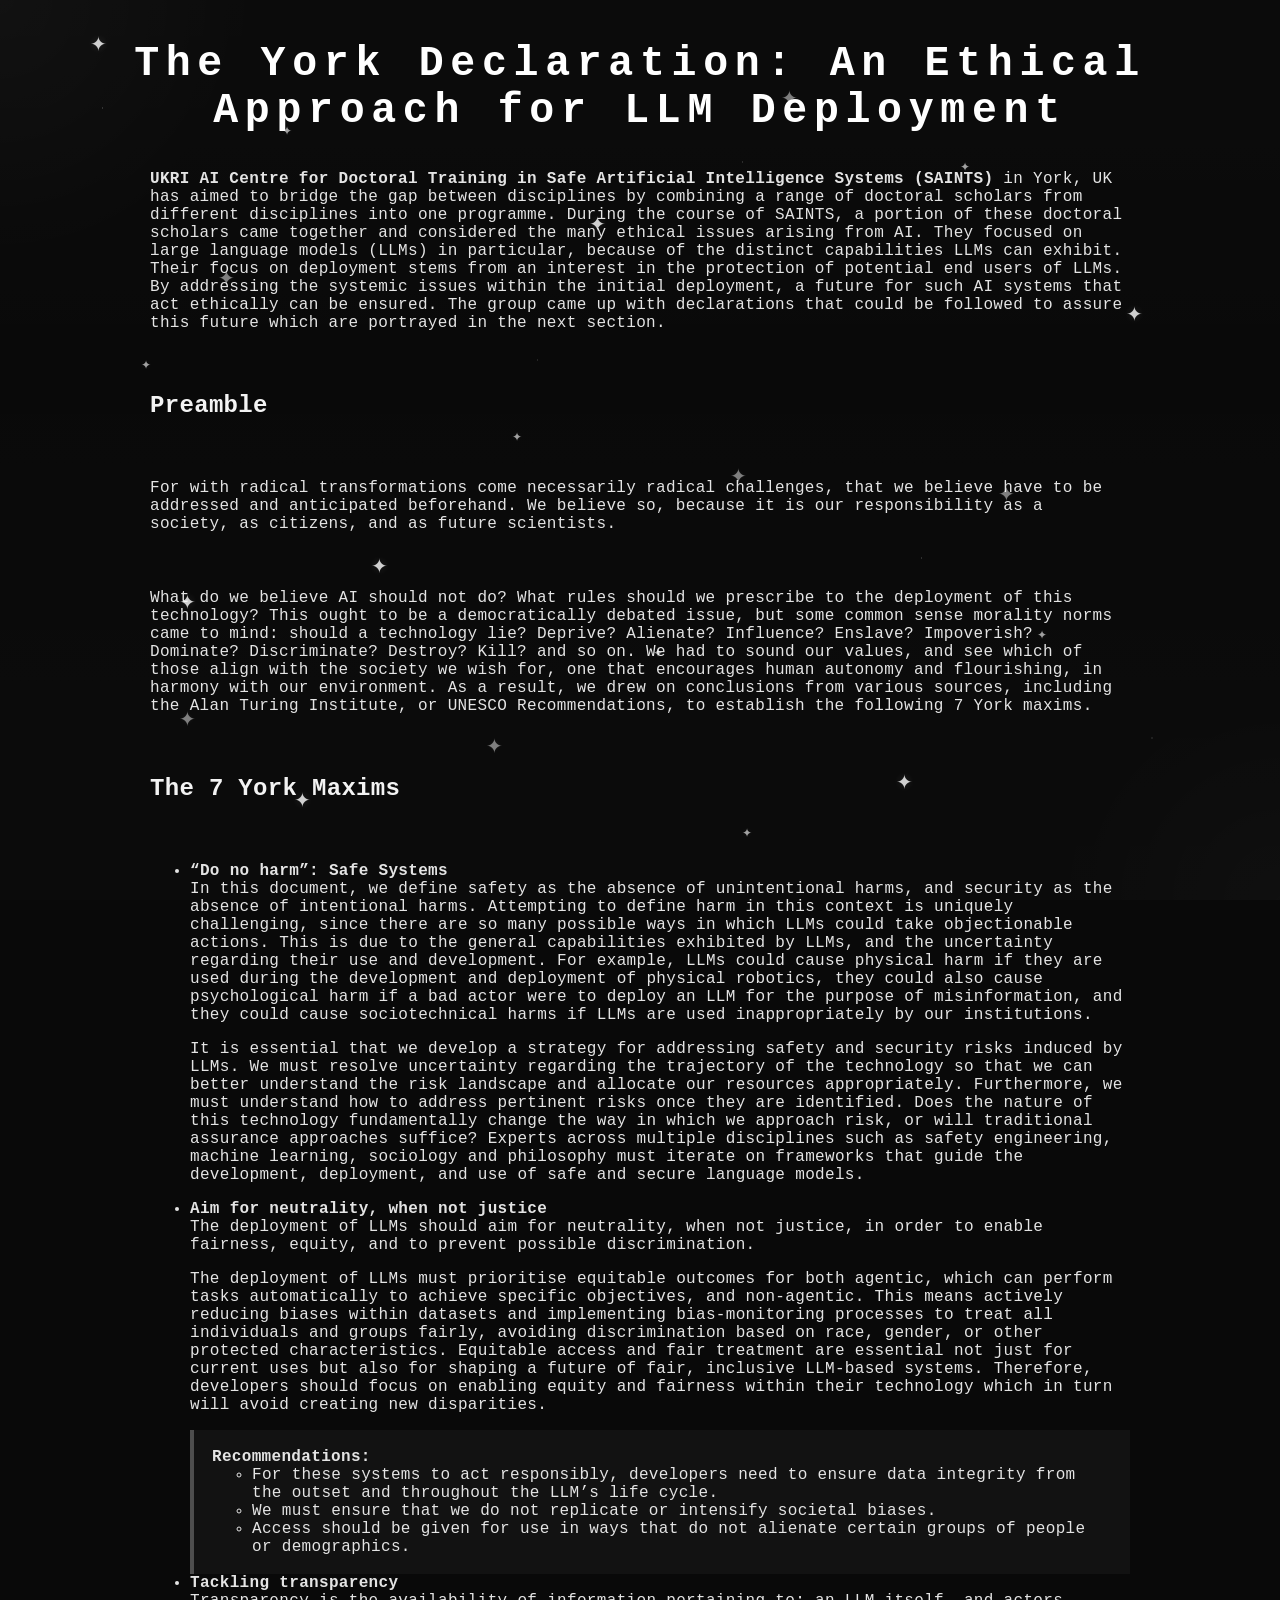
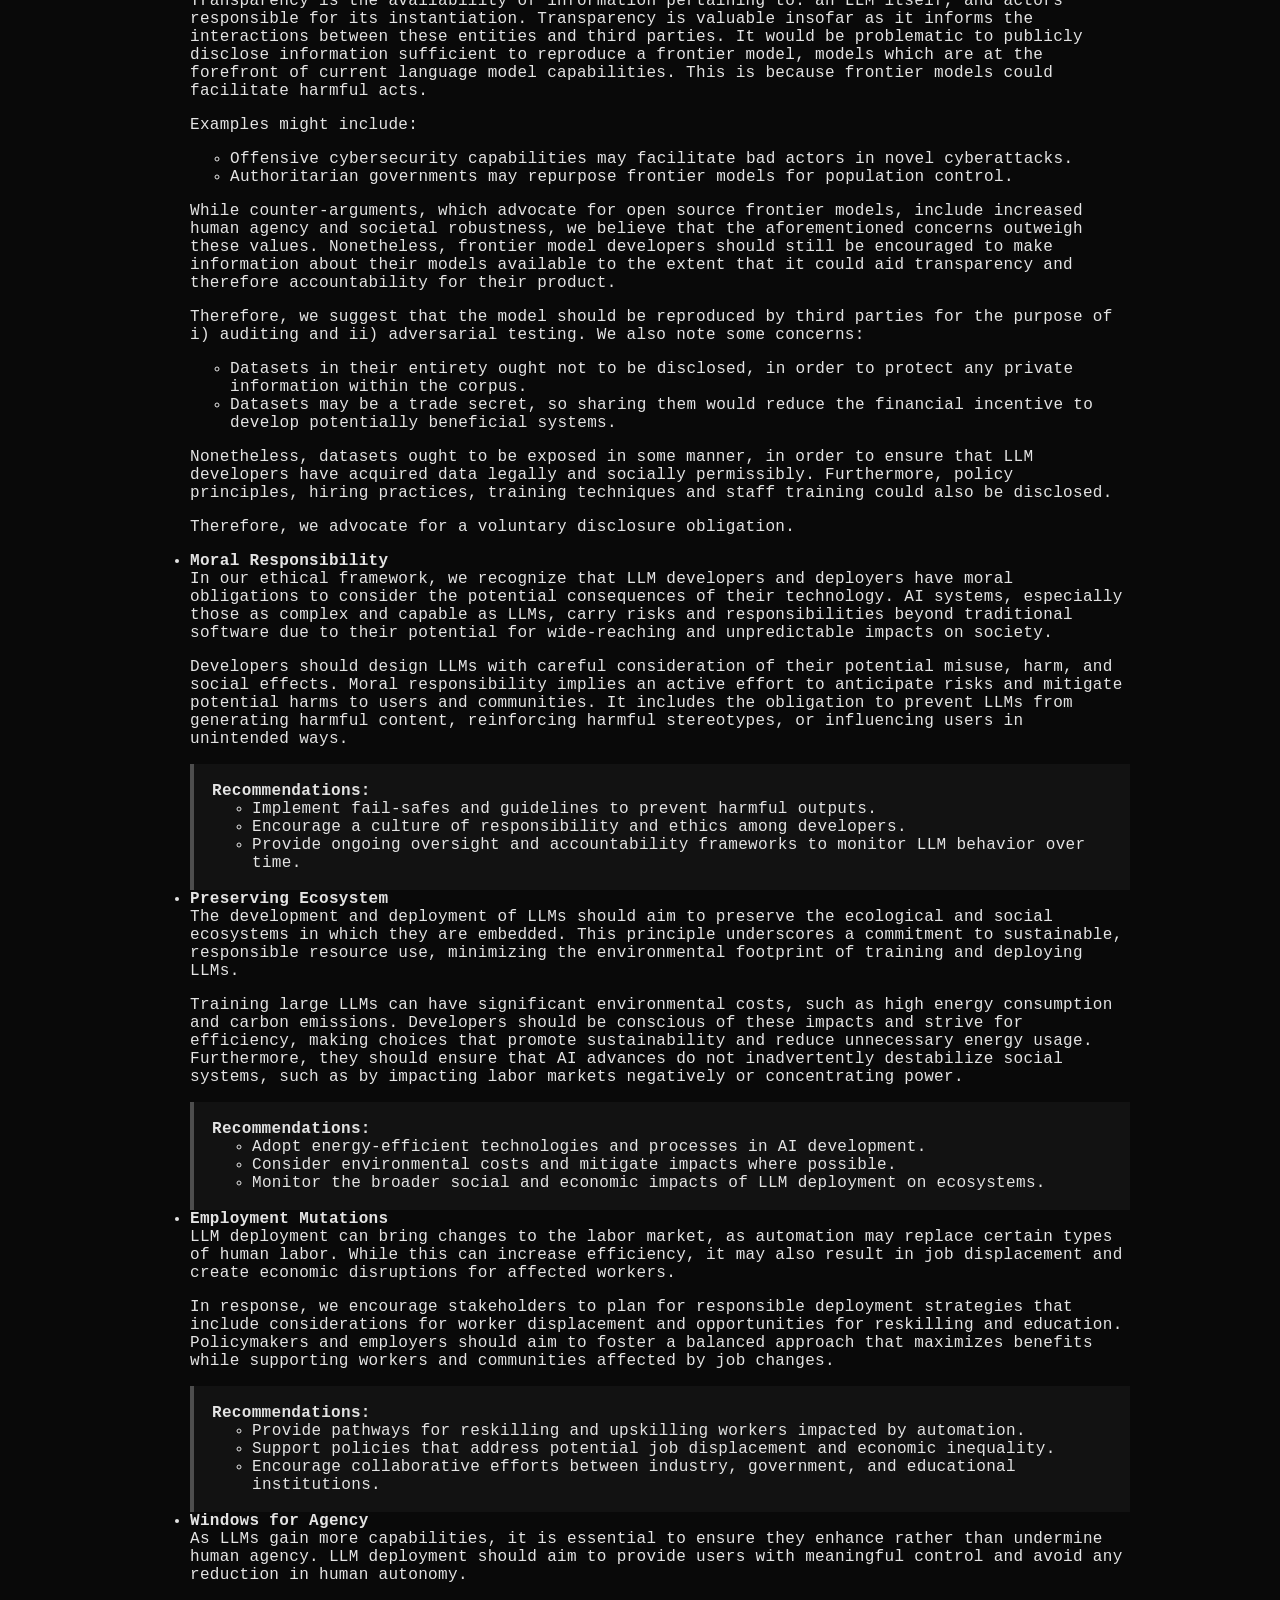
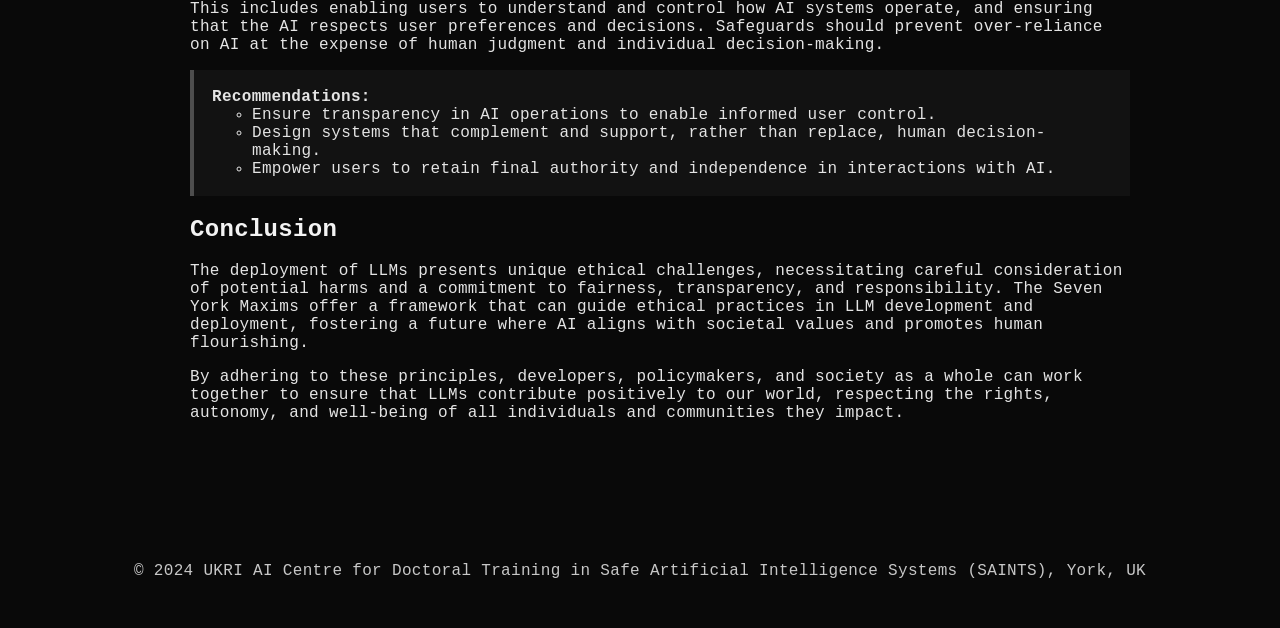
<file: project-pages/page5.html>
<!DOCTYPE html>
<html lang="en">
<head>
  <meta charset="UTF-8">
  <meta name="viewport" content="width=device-width, initial-scale=1.0">
  <title>The York Declaration: An Ethical Approach for LLM Deployment</title>
  <style>
      body {
        margin: 0;
        min-height: 100vh;
        overflow-x: hidden;
        background: #090909;
        color: #f3f3f3;
        font-family: 'Courier New', Courier, monospace;
        letter-spacing: 0.02em;
        position: relative;
      }

      body::before {
        content: '';
        position: fixed;
        inset: 0;
        background-image: radial-gradient(circle at top left, rgba(255,255,255,0.08), transparent 16%),
          radial-gradient(circle at bottom right, rgba(255,255,255,0.05), transparent 14%),
          linear-gradient(180deg, rgba(255,255,255,0.02), transparent 40%, rgba(255,255,255,0.02));
        opacity: 0.35;
        pointer-events: none;
        mix-blend-mode: screen;
        z-index: -1;
      }

      body::after {
        content: '';
        position: fixed;
        inset: 0;
        pointer-events: none;
        background-image:
          radial-gradient(circle at 8% 12%, rgba(255, 255, 255, 0.95), transparent 1px),
          radial-gradient(circle at 18% 24%, rgba(255, 255, 255, 0.85), transparent 1px),
          radial-gradient(circle at 30% 68%, rgba(255, 255, 255, 0.9), transparent 1px),
          radial-gradient(circle at 42% 40%, rgba(255, 255, 255, 0.7), transparent 1px),
          radial-gradient(circle at 58% 18%, rgba(255, 255, 255, 0.8), transparent 1px),
          radial-gradient(circle at 72% 62%, rgba(255, 255, 255, 0.9), transparent 1px),
          radial-gradient(circle at 86% 32%, rgba(255, 255, 255, 0.75), transparent 1px),
          radial-gradient(circle at 90% 82%, rgba(255, 255, 255, 0.85), transparent 1px);
        opacity: 0.35;
        z-index: -1;
      }

      .starfield {
        position: fixed;
        inset: 0;
        pointer-events: none;
        z-index: 0;
        font-size: 0;
      }

      .starfield .star {
        position: absolute;
        color: rgba(255, 255, 255, 0.95);
        font-size: 20px;
        line-height: 1;
        text-shadow: 0 0 8px rgba(255, 255, 255, 0.18);
        animation: starFlicker 3.5s infinite ease-in-out;
        opacity: 0.85;
      }

      .starfield .star--small {
        font-size: 12px;
        opacity: 0.65;
      }

      .starfield .star--faint {
        opacity: 0.5;
        text-shadow: 0 0 4px rgba(255, 255, 255, 0.12);
      }

      .starfield .star:nth-child(1) { top: 4%; left: 7%; animation-duration: 2.7s; }
      .starfield .star:nth-child(2) { top: 14%; left: 22%; animation-duration: 3.1s; }
      .starfield .star:nth-child(3) { top: 10%; left: 61%; animation-duration: 3.8s; }
      .starfield .star:nth-child(4) { top: 24%; left: 46%; animation-duration: 2.9s; }
      .starfield .star:nth-child(5) { top: 40%; left: 11%; animation-duration: 3.4s; }
      .starfield .star:nth-child(6) { top: 54%; left: 78%; animation-duration: 3.2s; }
      .starfield .star:nth-child(7) { top: 62%; left: 29%; animation-duration: 2.6s; }
      .starfield .star:nth-child(8) { top: 72%; left: 51%; animation-duration: 3.7s; }
      .starfield .star:nth-child(9) { top: 79%; left: 14%; animation-duration: 2.4s; }
      .starfield .star:nth-child(10){ top: 86%; left: 70%; animation-duration: 3.0s; }
      .starfield .star:nth-child(11){ top: 18%; left: 75%; animation-duration: 2.8s; }
      .starfield .star:nth-child(12){ top: 30%; left: 17%; animation-duration: 3.3s; }
      .starfield .star:nth-child(13){ top: 34%; left: 88%; animation-duration: 2.5s; }
      .starfield .star:nth-child(14){ top: 48%; left: 40%; animation-duration: 3.6s; }
      .starfield .star:nth-child(15){ top: 52%; left: 57%; animation-duration: 2.9s; }
      .starfield .star:nth-child(16){ top: 66%; left: 14%; animation-duration: 3.5s; }
      .starfield .star:nth-child(17){ top: 70%; left: 81%; animation-duration: 2.7s; }
      .starfield .star:nth-child(18){ top: 82%; left: 38%; animation-duration: 3.2s; }
      .starfield .star:nth-child(19){ top: 88%; left: 23%; animation-duration: 2.6s; }
      .starfield .star:nth-child(20){ top: 92%; left: 58%; animation-duration: 3.4s; }

      @keyframes starFlicker {
        0%, 100% { opacity: 0.65; transform: scale(1); }
        50% { opacity: 1; transform: scale(1.08); }
      }

      .navbar {
        width: 100%;
        padding: 30px 50px;
        display: flex;
        justify-content: space-between;
        align-items: center;
        position: fixed;
        top: 0;
        left: 0;
        z-index: 10;
        background: rgba(0, 0, 0, 0.7);
        border-bottom: 1px solid rgba(255, 255, 255, 0.08);
        backdrop-filter: blur(10px);
      }

      .nav-title-link {
        color: #f5f5f5;
        text-decoration: none;
        text-transform: uppercase;
        font-size: 1.8rem;
        font-weight: 700;
        letter-spacing: 0.25em;
        border-bottom: 2px dashed rgba(255, 255, 255, 0.35);
        padding-bottom: 8px;
      }

      .button {
        padding: 10px 22px;
        border: 2px solid #f3f3f3;
        border-radius: 999px;
        background: rgba(255, 255, 255, 0.05);
        color: #f3f3f3;
        text-decoration: none;
        transition: transform 0.2s ease, background-color 0.2s ease;
        display: inline-flex;
        align-items: center;
        gap: 8px;
      }

      .button:hover {
        transform: translateY(-1px);
        background: rgba(255, 255, 255, 0.12);
      }

      header {
        text-align: center;
        padding: 40px 20px 0;
      }

      header h1 {
        margin: 0;
        color: #ffffff;
        font-size: 2.6rem;
        letter-spacing: 0.16em;
      }

      .container {
        max-width: 980px;
        margin: 0 auto;
        padding: 20px 22px 60px;
        display: flex;
        flex-direction: column;
        gap: 24px;
      }

      .container p,
      .container li,
      .container h2,
      .container h3,
      .container .recommendations {
        color: #e4e4e4;
      }

      .container h2,
      .container h3 {
        color: #f3f3f3;
      }

      .recommendations {
        background: rgba(255, 255, 255, 0.04);
        border-left: 4px solid rgba(255, 255, 255, 0.25);
        padding: 18px;
      }

      footer {
        color: #c7c7c7;
        text-align: center;
        padding: 32px 20px;
      }

      @media only screen and (max-width: 1000px) {
        .container {
          padding: 20px 18px 40px;
        }
      }

      @media only screen and (max-width: 600px) {
        .navbar {
          padding: 20px;
        }

        header h1 {
          font-size: 2rem;
        }

        .container {
          padding: 18px;
        }
      }
    </style>
</head>
<body>
  <div class="starfield">
    <div class="star">✦</div>
    <div class="star star--small">✦</div>
    <div class="star star--faint">✦</div>
    <div class="star">✦</div>
    <div class="star star--small">✦</div>
    <div class="star star--faint">✦</div>
    <div class="star">✦</div>
    <div class="star star--small">✦</div>
    <div class="star star--faint">✦</div>
    <div class="star">✦</div>
    <div class="star star--small">✦</div>
    <div class="star star--faint">✦</div>
    <div class="star">✦</div>
    <div class="star star--small">✦</div>
    <div class="star star--faint">✦</div>
    <div class="star">✦</div>
    <div class="star star--small">✦</div>
    <div class="star star--faint">✦</div>
    <div class="star">✦</div>
    <div class="star star--small">✦</div>
  </div>
  <header>
    <h1>The York Declaration: An Ethical Approach for LLM Deployment</h1>
  </header>
  <div class="container">
    <p><strong>UKRI AI Centre for Doctoral Training in Safe Artificial Intelligence Systems (SAINTS)</strong> in York, UK has aimed to bridge the gap between disciplines by combining a range of doctoral scholars from different disciplines into one programme. During the course of SAINTS, a portion of these doctoral scholars came together and considered the many ethical issues arising from AI. They focused on large language models (LLMs) in particular, because of the distinct capabilities LLMs can exhibit. Their focus on deployment stems from an interest in the protection of potential end users of LLMs. By addressing the systemic issues within the initial deployment, a future for such AI systems that act ethically can be ensured. The group came up with declarations that could be followed to assure this future which are portrayed in the next section.</p>

    <h2>Preamble</h2>
    <p>For with radical transformations come necessarily radical challenges, that we believe have to be addressed and anticipated beforehand. We believe so, because it is our responsibility as a society, as citizens, and as future scientists.</p>
    <p>What do we believe AI should not do? What rules should we prescribe to the deployment of this technology? This ought to be a democratically debated issue, but some common sense morality norms came to mind: should a technology lie? Deprive? Alienate? Influence? Enslave? Impoverish? Dominate? Discriminate? Destroy? Kill? and so on. We had to sound our values, and see which of those align with the society we wish for, one that encourages human autonomy and flourishing, in harmony with our environment. As a result, we drew on conclusions from various sources, including the Alan Turing Institute, or UNESCO Recommendations, to establish the following 7 York maxims.</p>

    <h2>The 7 York Maxims</h2>
    <ul class="maxims-list">
      <li><strong>“Do no harm”: Safe Systems</strong><br>
      In this document, we define safety as the absence of unintentional harms, and security as the absence of intentional harms. Attempting to define harm in this context is uniquely challenging, since there are so many possible ways in which LLMs could take objectionable actions. This is due to the general capabilities exhibited by LLMs, and the uncertainty regarding their use and development. For example, LLMs could cause physical harm if they are used during the development and deployment of physical robotics, they could also cause psychological harm if a bad actor were to deploy an LLM for the purpose of misinformation, and they could cause sociotechnical harms if LLMs are used inappropriately by our institutions.</li>

      <p>It is essential that we develop a strategy for addressing safety and security risks induced by LLMs. We must resolve uncertainty regarding the trajectory of the technology so that we can better understand the risk landscape and allocate our resources appropriately. Furthermore, we must understand how to address pertinent risks once they are identified. Does the nature of this technology fundamentally change the way in which we approach risk, or will traditional assurance approaches suffice? Experts across multiple disciplines such as safety engineering, machine learning, sociology and philosophy must iterate on frameworks that guide the development, deployment, and use of safe and secure language models.</p>

      <li><strong>Aim for neutrality, when not justice</strong><br>
      The deployment of LLMs should aim for neutrality, when not justice, in order to enable fairness, equity, and to prevent possible discrimination.</li>

      <p>The deployment of LLMs must prioritise equitable outcomes for both agentic, which can perform tasks automatically to achieve specific objectives, and non-agentic. This means actively reducing biases within datasets and implementing bias-monitoring processes to treat all individuals and groups fairly, avoiding discrimination based on race, gender, or other protected characteristics. Equitable access and fair treatment are essential not just for current uses but also for shaping a future of fair, inclusive LLM-based systems. Therefore, developers should focus on enabling equity and fairness within their technology which in turn will avoid creating new disparities.</p>

      <div class="recommendations">
        <strong>Recommendations:</strong><br>
        <ul>
          <li>For these systems to act responsibly, developers need to ensure data integrity from the outset and throughout the LLM’s life cycle.</li>
          <li>We must ensure that we do not replicate or intensify societal biases.</li>
          <li>Access should be given for use in ways that do not alienate certain groups of people or demographics.</li>
        </ul>
      </div>

      <li><strong>Tackling transparency</strong><br>
      Transparency is the availability of information pertaining to: an LLM itself, and actors responsible for its instantiation. Transparency is valuable insofar as it informs the interactions between these entities and third parties. It would be problematic to publicly disclose information sufficient to reproduce a frontier model, models which are at the forefront of current language model capabilities. This is because frontier models could facilitate harmful acts.</li>

      <p>Examples might include:</p>
      <ul>
        <li>Offensive cybersecurity capabilities may facilitate bad actors in novel cyberattacks.</li>
        <li>Authoritarian governments may repurpose frontier models for population control.</li>
      </ul>

      <p>While counter-arguments, which advocate for open source frontier models, include increased human agency and societal robustness, we believe that the aforementioned concerns outweigh these values. Nonetheless, frontier model developers should still be encouraged to make information about their models available to the extent that it could aid transparency and therefore accountability for their product.</p>

      <p>Therefore, we suggest that the model should be reproduced by third parties for the purpose of i) auditing and ii) adversarial testing. We also note some concerns:</p>
      <ul>
        <li>Datasets in their entirety ought not to be disclosed, in order to protect any private information within the corpus.</li>
        <li>Datasets may be a trade secret, so sharing them would reduce the financial incentive to develop potentially beneficial systems.</li>
      </ul>

      <p>Nonetheless, datasets ought to be exposed in some manner, in order to ensure that LLM developers have acquired data legally and socially permissibly. Furthermore, policy principles, hiring practices, training techniques and staff training could also be disclosed.</p>

      <p>Therefore, we advocate for a voluntary disclosure obligation.</p>

     <!-- Moral Responsibility -->
    <li><strong>Moral Responsibility</strong><br>
    In our ethical framework, we recognize that LLM developers and deployers have moral obligations to consider the potential consequences of their technology. AI systems, especially those as complex and capable as LLMs, carry risks and responsibilities beyond traditional software due to their potential for wide-reaching and unpredictable impacts on society.</li>
    
    <p>Developers should design LLMs with careful consideration of their potential misuse, harm, and social effects. Moral responsibility implies an active effort to anticipate risks and mitigate potential harms to users and communities. It includes the obligation to prevent LLMs from generating harmful content, reinforcing harmful stereotypes, or influencing users in unintended ways.</p>
    
    <div class="recommendations">
      <strong>Recommendations:</strong><br>
      <ul>
        <li>Implement fail-safes and guidelines to prevent harmful outputs.</li>
        <li>Encourage a culture of responsibility and ethics among developers.</li>
        <li>Provide ongoing oversight and accountability frameworks to monitor LLM behavior over time.</li>
      </ul>
    </div>
    
    <!-- Preserving Ecosystem -->
    <li><strong>Preserving Ecosystem</strong><br>
    The development and deployment of LLMs should aim to preserve the ecological and social ecosystems in which they are embedded. This principle underscores a commitment to sustainable, responsible resource use, minimizing the environmental footprint of training and deploying LLMs.</li>
    
    <p>Training large LLMs can have significant environmental costs, such as high energy consumption and carbon emissions. Developers should be conscious of these impacts and strive for efficiency, making choices that promote sustainability and reduce unnecessary energy usage. Furthermore, they should ensure that AI advances do not inadvertently destabilize social systems, such as by impacting labor markets negatively or concentrating power.</p>
    
    <div class="recommendations">
      <strong>Recommendations:</strong><br>
      <ul>
        <li>Adopt energy-efficient technologies and processes in AI development.</li>
        <li>Consider environmental costs and mitigate impacts where possible.</li>
        <li>Monitor the broader social and economic impacts of LLM deployment on ecosystems.</li>
      </ul>
    </div>
    
    <!-- Employment Mutations -->
    <li><strong>Employment Mutations</strong><br>
    LLM deployment can bring changes to the labor market, as automation may replace certain types of human labor. While this can increase efficiency, it may also result in job displacement and create economic disruptions for affected workers.</li>
    
    <p>In response, we encourage stakeholders to plan for responsible deployment strategies that include considerations for worker displacement and opportunities for reskilling and education. Policymakers and employers should aim to foster a balanced approach that maximizes benefits while supporting workers and communities affected by job changes.</p>
    
    <div class="recommendations">
      <strong>Recommendations:</strong><br>
      <ul>
        <li>Provide pathways for reskilling and upskilling workers impacted by automation.</li>
        <li>Support policies that address potential job displacement and economic inequality.</li>
        <li>Encourage collaborative efforts between industry, government, and educational institutions.</li>
      </ul>
    </div>
    
    <!-- Windows for Agency -->
    <li><strong>Windows for Agency</strong><br>
    As LLMs gain more capabilities, it is essential to ensure they enhance rather than undermine human agency. LLM deployment should aim to provide users with meaningful control and avoid any reduction in human autonomy.</li>
    
    <p>This includes enabling users to understand and control how AI systems operate, and ensuring that the AI respects user preferences and decisions. Safeguards should prevent over-reliance on AI at the expense of human judgment and individual decision-making.</p>
    
    <div class="recommendations">
      <strong>Recommendations:</strong><br>
      <ul>
        <li>Ensure transparency in AI operations to enable informed user control.</li>
        <li>Design systems that complement and support, rather than replace, human decision-making.</li>
        <li>Empower users to retain final authority and independence in interactions with AI.</li>
      </ul>
    </div>
    
    <!-- Conclusion -->
    <h2>Conclusion</h2>
    <p>The deployment of LLMs presents unique ethical challenges, necessitating careful consideration of potential harms and a commitment to fairness, transparency, and responsibility. The Seven York Maxims offer a framework that can guide ethical practices in LLM development and deployment, fostering a future where AI aligns with societal values and promotes human flourishing.</p>
    
    <p>By adhering to these principles, developers, policymakers, and society as a whole can work together to ensure that LLMs contribute positively to our world, respecting the rights, autonomy, and well-being of all individuals and communities they impact.</p>
    
    </ul>
  </div>
  <footer>
    <p>&copy; 2024 UKRI AI Centre for Doctoral Training in Safe Artificial Intelligence Systems (SAINTS), York, UK</p>
  </footer>
</body>
</html>
</file>
<file: css/cyber.css>
:root{color-scheme:dark;--void:#030204;--panel:#0b0810;--ink:#d8d0e8;--dim:#8a8099;--pink:#ff00f2;--ice:#fffb00;--rust:#9a3148;--line:#3a2f4a;
--disp:"Coiny",cursive;--body:"Nunito",sans-serif;--tech:"Share Tech Mono",monospace;
box-sizing:border-box;padding-top:env(safe-area-inset-top,0px);padding-bottom:env(safe-area-inset-bottom,0px)}
*,*::before,*::after{box-sizing:inherit}
html{scroll-padding-top:env(safe-area-inset-top,0px)}
body{margin:0;background:var(--void);color:var(--ink);font:400 18px/1.8 var(--body);min-height:100vh;overflow-x:hidden}
a{color:var(--ice);text-decoration:none}a:hover{color:var(--pink)}
:focus-visible{outline:2px dashed var(--ice);outline-offset:4px}
::selection{background:var(--pink);color:#000}
#stars{position:fixed;inset:0;z-index:0;pointer-events:none;overflow:hidden}
.st{position:absolute;color:var(--ink);opacity:.25;text-shadow:0 0 6px currentColor,0 0 14px currentColor;animation:tw var(--d,4s) ease-in-out var(--l,0s) infinite;transition:font-size .2s}
.st.p{color:var(--pink)}.st.c{color:var(--ice)}
.st.near{opacity:1!important;animation:none;font-size:calc(var(--s)*1.8)!important;color:#fff}
@keyframes tw{0%,100%{opacity:.12}50%{opacity:.95}}
.trail{position:fixed;z-index:60;pointer-events:none;color:var(--pink);text-shadow:0 0 8px var(--pink),0 0 18px var(--ice);animation:fall 1s ease-out forwards}
@keyframes fall{to{opacity:0;transform:translateY(26px) rotate(90deg) scale(.4)}}
.wrap{position:relative;z-index:2;max-width:920px;margin:0 auto;padding:0 22px 40px}
nav{display:flex;justify-content:space-between;gap:12px;flex-wrap:wrap;padding:20px 0;border-bottom:1px dashed var(--line);font-size:15px}
nav .path{color:var(--dim);font-family:var(--tech)}nav .path b{color:var(--pink);font-weight:400}
nav .links{display:flex;gap:20px}
.top{padding:50px 0 26px}
.tag{color:var(--ice);font:16px var(--tech);margin:0 0 6px}
h1{font:400 clamp(44px,8vw,84px)/1.05 var(--disp);margin:0 0 16px;position:relative;display:inline-block;color:#fff;text-shadow:0 0 18px rgba(255,0,242,.7),0 0 44px rgba(255,0,242,.35)}
h1.long{font-size:clamp(30px,5vw,50px);line-height:1.15}
h1::before,h1::after{content:attr(data-t);position:absolute;inset:0;overflow:hidden}
h1::before{color:var(--ice);text-shadow:none;transform:translateX(-3px);clip-path:inset(0 0 100% 0);animation:g1 5s steps(1) infinite}
h1::after{color:var(--pink);text-shadow:none;transform:translateX(3px);clip-path:inset(0 0 100% 0);animation:g2 5s steps(1) infinite}
@keyframes g1{0%,86%,100%{clip-path:inset(0 0 100% 0)}87%{clip-path:inset(12% 0 62% 0)}89%{clip-path:inset(58% 0 18% 0)}91%{clip-path:inset(0 0 100% 0)}}
@keyframes g2{0%,87%,100%{clip-path:inset(0 0 100% 0)}88%{clip-path:inset(40% 0 40% 0)}90%{clip-path:inset(76% 0 4% 0)}92%{clip-path:inset(0 0 100% 0)}}
.lede{max-width:64ch;margin:0}
h2{font:400 32px/1.2 var(--disp);color:var(--ice);margin:0 0 16px;text-shadow:0 0 10px rgba(255,251,0,.5);letter-spacing:.04em}
h3{font:400 23px/1.25 var(--disp);color:#fff;margin:0 0 4px}
section{padding:30px 0;border-top:1px dashed var(--line)}
p{margin:0 0 16px;max-width:66ch;line-height:1.9}
.panel{border:1px solid var(--line);background:var(--panel);padding:18px 20px;position:relative;margin-bottom:18px}
.panel::before,.panel::after{content:"";position:absolute;width:14px;height:14px}
.panel::before{left:-1px;top:-1px;border-left:2px solid var(--pink);border-top:2px solid var(--pink)}
.panel::after{right:-1px;bottom:-1px;border-right:2px solid var(--ice);border-bottom:2px solid var(--ice)}
.panel h2{font-size:26px}
ul.list{list-style:none;margin:0;padding:0}
ul.list li{position:relative;padding:6px 0 6px 26px;border-bottom:1px dotted #2b2238;max-width:72ch}
ul.list li:last-child{border:0}
ul.list li::before{content:"✦";position:absolute;left:0;color:var(--pink);text-shadow:0 0 8px var(--pink)}
.entry{padding:14px 0;border-bottom:1px dotted #2b2238}
.entry:last-child{border:0}
.entry p{margin:0;color:var(--ink)}
.chip{display:inline-block;font:14px var(--tech);color:var(--ice);border:1px solid var(--ice);padding:0 8px;margin-bottom:6px;box-shadow:0 0 8px rgba(255,251,0,.25)}
.chip.e{color:var(--pink);border-color:var(--pink);box-shadow:0 0 8px rgba(255,0,242,.25)}
.chip.u{color:var(--dim);border-color:var(--dim);box-shadow:none}
.gal{display:grid;grid-template-columns:repeat(auto-fill,minmax(260px,1fr));gap:18px}
.gal.wide{grid-template-columns:1fr}
figure{margin:0;position:relative}
figure img,figure video,.gal img{width:100%;height:auto;display:block;border:1px solid var(--line);filter:grayscale(.35) contrast(1.15);transition:filter .2s,box-shadow .2s,transform .2s}
figure:hover img,.gal>img:hover{filter:none;border-color:var(--pink);box-shadow:-3px 0 0 rgba(255,251,0,.6),3px 0 0 rgba(255,0,242,.6),0 0 22px rgba(255,0,242,.3);transform:translate(-2px,-2px)}
figcaption{font:14px var(--tech);color:var(--dim);padding-top:8px}
figcaption::before{content:"> ";color:var(--pink)}
.masonry{columns:3 240px;column-gap:16px}
.masonry img{width:100%;margin:0 0 16px;display:block;border:1px solid var(--line);break-inside:avoid;filter:grayscale(.35) contrast(1.15);transition:filter .2s,box-shadow .2s}
.masonry img:hover{filter:none;border-color:var(--pink);box-shadow:-3px 0 0 rgba(255,251,0,.6),3px 0 0 rgba(255,0,242,.6)}
.recs{border-left:3px solid var(--ice);background:rgba(255,251,0,.04);padding:12px 18px;margin:14px 0}
.recs>b{color:var(--ice);font-weight:400}
.recs ul.list li{border:0;padding:3px 0 3px 26px}
footer{border-top:1px dashed var(--line);padding:26px 0 8px;display:flex;justify-content:space-between;gap:16px;flex-wrap:wrap;font:14px var(--tech);color:var(--dim)}
.cur::after{content:"█";color:var(--pink);animation:bl 1s steps(2) infinite;margin-left:4px}
@keyframes bl{50%{opacity:0}}
@media(max-width:760px){body{font-size:17px}}
@media(prefers-reduced-motion:reduce){*,*::before,*::after{animation:none!important;transition:none!important}.st{opacity:.5}}

.ticker{overflow:hidden;white-space:nowrap;color:var(--pink);text-shadow:0 0 8px var(--pink);padding:10px 0;border-bottom:1px dashed var(--line);font-size:16px}
.ticker span{display:inline-block;padding-left:100%;animation:mq 38s linear infinite}
@keyframes mq{to{transform:translateX(-100%)}}
.side-art{position:fixed;top:0;bottom:0;width:clamp(105px,11vw,155px);z-index:1;pointer-events:none;color:var(--ice);opacity:.78;text-shadow:0 0 7px currentColor;overflow:hidden}
.side-art.left{left:max(12px,calc(50% - 625px))}
.side-art.right{right:max(12px,calc(50% - 625px));color:var(--pink)}
.side-art pre{position:absolute;margin:0;white-space:pre;font:9px/1.55 "Press Start 2P",monospace;opacity:.78;animation:art-float 7s ease-in-out infinite}
.side-art .art-a{top:15vh;left:0}.side-art .art-b{top:43vh;right:0;animation-delay:-2.5s}.side-art .art-c{top:72vh;left:4px;animation-delay:-4s}
.side-art.right .art-a{top:22vh;right:0;left:auto}.side-art.right .art-b{top:52vh;left:0;right:auto;animation-delay:-3s}.side-art.right .art-c{top:79vh;right:0;left:auto;animation-delay:-1.5s}
@keyframes art-float{0%,100%{transform:translateY(0)}50%{transform:translateY(-7px)}}
@media(max-width:1180px){.side-art{display:none}}
@media(prefers-reduced-motion:reduce){.ticker span{padding-left:0}}
</file>
